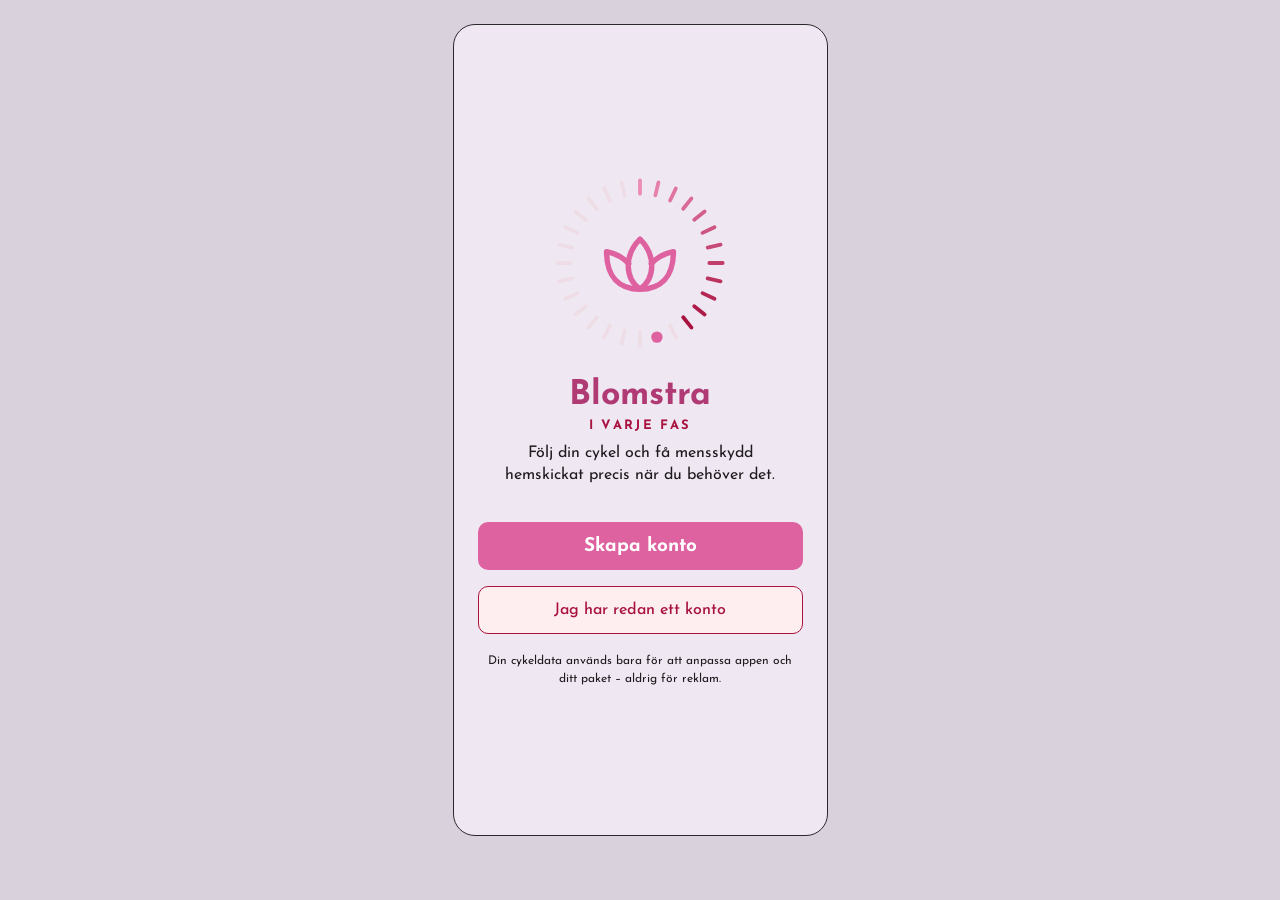
<file: index.html>
<!doctype html>
<html lang="sv">
<head>
  <meta charset="utf-8">
  <meta name="viewport" content="width=device-width, initial-scale=1, viewport-fit=cover">
  <title>Blomstra – Översikt</title>
  <link rel="stylesheet" href="styles.css?v=20261119c">
  <link rel="manifest" href="manifest.webmanifest">
  <link rel="icon" type="image/svg+xml" href="ikoner/ikon.svg">
  <link rel="apple-touch-icon" href="ikoner/ikon-180.png">
  <meta name="theme-color" content="#efe8f3">
  <meta name="mobile-web-app-capable" content="yes">
  <meta name="apple-mobile-web-app-capable" content="yes">
  <meta name="apple-mobile-web-app-title" content="Blomstra">
  <meta name="apple-mobile-web-app-status-bar-style" content="default">
  <script src="auth.js"></script>
</head>
<body>
  <div class="phone">
    <main class="screen">
      <a class="kronblad-badge" href="kronblad.html" aria-label="Kronblad – dina poäng">
        <svg class="lotus" viewBox="0 0 40 32" fill="none" stroke="currentColor" stroke-width="2.6" stroke-linecap="round" stroke-linejoin="round" aria-hidden="true"><path d="M20 28C12.5 22.5 12.5 11.5 20 4c7.5 7.5 7.5 18.5 0 24z"/><path d="M20 28C10 28 4 22 4 10c4.5 1 8 2.8 10.6 5.8"/><path d="M20 28c10 0 16-6 16-18-4.5 1-8 2.8-10.6 5.8"/></svg>
        <span>Kronblad</span>
      </a>
      <h1 class="h1"><span data-user-name>Hej!</span>
        <svg viewBox="0 0 24 24" fill="none" stroke="currentColor" stroke-width="2" aria-hidden="true"><path d="M12 20.5s-7.5-4.6-9.3-9.2C1.4 8 3.4 4.5 7 4.5c2.1 0 3.6 1.2 5 3 1.4-1.8 2.9-3 5-3 3.6 0 5.6 3.5 4.3 6.8-1.8 4.6-9.3 9.2-9.3 9.2z"/></svg>
      </h1>
      <p class="date" data-today>Måndag 9 november</p>

      <button type="button" class="phase" data-phase-open aria-haspopup="dialog" aria-controls="phase-sheet">
        Du är nu i <span data-phase>follikulärfasen</span>
        <svg viewBox="0 0 20 20" fill="none" stroke="currentColor" stroke-width="1.8" aria-hidden="true"><circle cx="10" cy="10" r="8.2"/><path d="M10 9v5"/><circle cx="10" cy="6.2" r=".6" fill="currentColor"/></svg>
      </button>

      <section class="card cycle" aria-label="Din cykel">
        <div class="ring">
          <svg data-ring viewBox="0 0 200 200" tabindex="0" role="slider" aria-label="Cykeldagar" aria-valuemin="1" aria-valuemax="28" aria-valuenow="12"></svg>
          <div class="ring-text" aria-hidden="true">
            <strong data-cycle-day>Dag 12</strong>
            <small data-cycle-length>av ca 28</small>
            <small class="ring-phase" data-ring-phase hidden></small>
          </div>
        </div>
        <p data-period-line>Mens om ca <span data-days-to-period>17 dagar</span></p>
        <p class="ovu-note" data-ovu-line><span class="dot" aria-hidden="true"></span><span data-ovulation-text>Ägglossning om ca 2 dagar (11 nov)</span></p>
        <p class="hint" data-hormonal-note hidden>Med hormonellt preventivmedel kan ägglossningen utebli.</p>
        <p class="hint" data-no-logs hidden>Du har inte loggat någon mens än. Logga när din mens börjar, eller tidigare mensar i kalendern, så räknar appen fram din cykel.</p>
      </section>

      <button type="button" class="btn btn-primary" data-period-end hidden>Mensen är slut</button>
      <a class="btn btn-primary" href="logga.html?typ=mens" data-period-came>Mensen kom idag</a>
      <a class="btn btn-outline" href="logga.html?typ=dag">Logga</a>

      <section class="card delivery" aria-label="Leverans">
        <p class="eyebrow">LEVERANS</p>
        <h2 data-delivery-title>Vi frågar dig inför nästa mens</h2>
        <p class="meta" data-delivery-meta>Ungefär <span data-ask-date>23 nov</span> · Inget skickas utan ditt ja</p>
        <div class="delivery-actions">
          <button type="button" class="btn btn-primary small-btn" data-resume hidden>Återuppta leveranser</button>
          <a class="link" href="paket.html">Ändra paket</a>
        </div>
      </section>
    </main>

    <div class="sheet" id="phase-sheet" role="dialog" aria-modal="true" aria-labelledby="sheet-title" hidden>
      <div class="sheet-backdrop" data-sheet-close></div>
      <div class="sheet-inner" tabindex="-1">
        <div class="sheet-handle" aria-hidden="true"></div>
        <button type="button" class="sheet-close" data-sheet-close aria-label="Stäng">
          <svg viewBox="0 0 14 14" fill="none" stroke="currentColor" stroke-width="1.8" aria-hidden="true"><path d="M2 2l10 10M12 2L2 12"/></svg>
        </button>
        <p class="sheet-range" data-sheet-range>Dag 6–12</p>
        <h2 class="sheet-title" id="sheet-title" data-sheet-title>Follikulärfasen</h2>
        <p class="sheet-lead" data-sheet-lead></p>
        <div data-sheet-body></div>
        <a class="btn btn-primary" href="faser.html" data-sheet-more>Läs mer om cykelns faser</a>
        <p class="fineprint">Alla cykler är olika – dagarna är uppskattningar utifrån din cykel.</p>
      </div>
    </div>

    <nav class="tabbar" aria-label="Huvudmeny">
      <a class="tab" href="index.html" aria-current="page">
        <svg viewBox="0 0 28 28" fill="none" stroke="currentColor" stroke-width="2" aria-hidden="true"><circle cx="14" cy="8" r="4"/><circle cx="7.5" cy="19" r="4"/><circle cx="20.5" cy="19" r="4"/></svg>
        <span>Översikt</span>
      </a>
      <a class="tab" href="kalender.html">
        <svg viewBox="0 0 28 28" fill="none" stroke="currentColor" stroke-width="2" aria-hidden="true"><rect x="4" y="5.5" width="20" height="18" rx="2.5"/><path d="M4 11h20M9.5 3v5M18.5 3v5"/><g fill="currentColor" stroke="none"><circle cx="9.5" cy="15" r="1.2"/><circle cx="14" cy="15" r="1.2"/><circle cx="18.5" cy="15" r="1.2"/><circle cx="9.5" cy="19.3" r="1.2"/><circle cx="14" cy="19.3" r="1.2"/><circle cx="18.5" cy="19.3" r="1.2"/></g></svg>
        <span>Kalender</span>
      </a>
      <a class="tab" href="leverans.html">
        <svg viewBox="0 0 28 28" fill="none" stroke="currentColor" stroke-width="2" stroke-linejoin="round" aria-hidden="true"><path d="M8 7h11v12H8M19 11h4l3 4v4h-7"/><circle cx="11" cy="20.5" r="2.2"/><circle cx="22" cy="20.5" r="2.2"/><path d="M2 10h6M3 14h5M4 18h3"/></svg>
        <span>Leverans</span>
      </a>
      <a class="tab" href="profil.html">
        <svg viewBox="0 0 28 28" fill="none" stroke="currentColor" stroke-width="2" aria-hidden="true"><circle cx="14" cy="14" r="11"/><circle cx="14" cy="11.5" r="4"/><path d="M6.8 22.2c1.6-3 4.2-4.4 7.2-4.4s5.6 1.4 7.2 4.4"/></svg>
        <span>Profil</span>
      </a>
    </nav>
  </div>
  <script src="app.js?v=20261119c"></script>
</body>
</html>
</file>
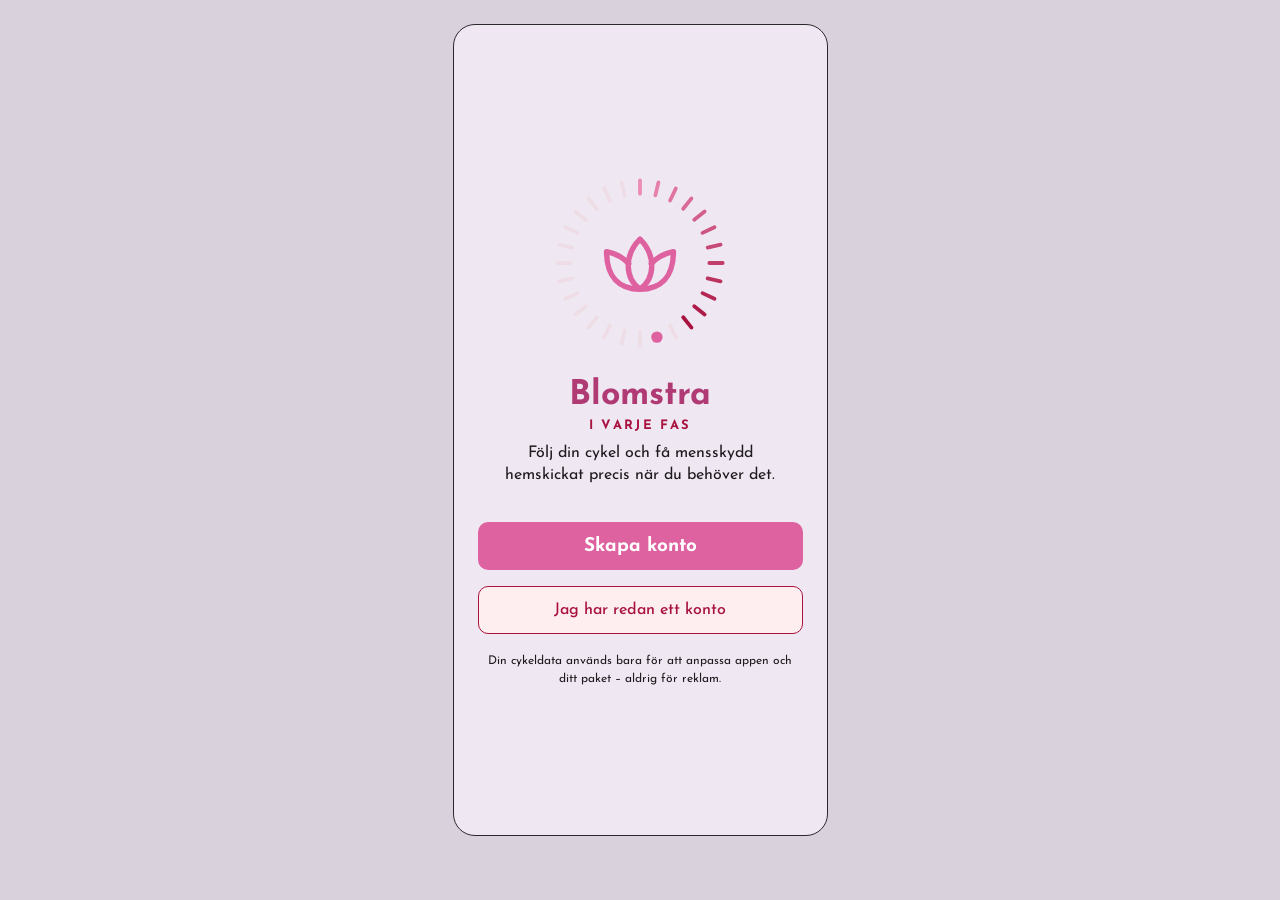
<file: faser.html>
<!doctype html>
<html lang="sv">
<head>
  <meta charset="utf-8">
  <meta name="viewport" content="width=device-width, initial-scale=1, viewport-fit=cover">
  <title>Blomstra – Cykelns faser</title>
  <link rel="stylesheet" href="styles.css?v=20261119c">
  <link rel="manifest" href="manifest.webmanifest">
  <link rel="icon" type="image/svg+xml" href="ikoner/ikon.svg">
  <link rel="apple-touch-icon" href="ikoner/ikon-180.png">
  <meta name="theme-color" content="#efe8f3">
  <meta name="mobile-web-app-capable" content="yes">
  <meta name="apple-mobile-web-app-capable" content="yes">
  <meta name="apple-mobile-web-app-title" content="Blomstra">
  <meta name="apple-mobile-web-app-status-bar-style" content="default">
  <script src="auth.js"></script>
</head>
<body>
  <div class="phone">
    <main class="screen">
      <a class="kronblad-badge" href="kronblad.html" aria-label="Kronblad – dina poäng">
        <svg class="lotus" viewBox="0 0 40 32" fill="none" stroke="currentColor" stroke-width="2.6" stroke-linecap="round" stroke-linejoin="round" aria-hidden="true"><path d="M20 28C12.5 22.5 12.5 11.5 20 4c7.5 7.5 7.5 18.5 0 24z"/><path d="M20 28C10 28 4 22 4 10c4.5 1 8 2.8 10.6 5.8"/><path d="M20 28c10 0 16-6 16-18-4.5 1-8 2.8-10.6 5.8"/></svg>
        <span>Kronblad</span>
      </a>
      <a class="back" href="index.html">← Tillbaka</a>
      <h1 class="h1">Cykelns faser</h1>
      <p class="lead">Din cykel är ca <span data-phase-cycle>28 dagar</span> och delas in i fyra faser. Hormonerna förändras genom cykeln och påverkar både kropp och humör.</p>

      <div class="phase-list" data-phase-list></div>

      <p class="fineprint">Alla cykler är olika och dagarna är uppskattningar. Kontakta vården om du har mycket ont, väldigt oregelbunden mens eller är orolig.</p>
    </main>

    <nav class="tabbar" aria-label="Huvudmeny">
      <a class="tab" href="index.html">
        <svg viewBox="0 0 28 28" fill="none" stroke="currentColor" stroke-width="2" aria-hidden="true"><circle cx="14" cy="8" r="4"/><circle cx="7.5" cy="19" r="4"/><circle cx="20.5" cy="19" r="4"/></svg>
        <span>Översikt</span>
      </a>
      <a class="tab" href="kalender.html">
        <svg viewBox="0 0 28 28" fill="none" stroke="currentColor" stroke-width="2" aria-hidden="true"><rect x="4" y="5.5" width="20" height="18" rx="2.5"/><path d="M4 11h20M9.5 3v5M18.5 3v5"/><g fill="currentColor" stroke="none"><circle cx="9.5" cy="15" r="1.2"/><circle cx="14" cy="15" r="1.2"/><circle cx="18.5" cy="15" r="1.2"/><circle cx="9.5" cy="19.3" r="1.2"/><circle cx="14" cy="19.3" r="1.2"/><circle cx="18.5" cy="19.3" r="1.2"/></g></svg>
        <span>Kalender</span>
      </a>
      <a class="tab" href="leverans.html">
        <svg viewBox="0 0 28 28" fill="none" stroke="currentColor" stroke-width="2" stroke-linejoin="round" aria-hidden="true"><path d="M8 7h11v12H8M19 11h4l3 4v4h-7"/><circle cx="11" cy="20.5" r="2.2"/><circle cx="22" cy="20.5" r="2.2"/><path d="M2 10h6M3 14h5M4 18h3"/></svg>
        <span>Leverans</span>
      </a>
      <a class="tab" href="profil.html">
        <svg viewBox="0 0 28 28" fill="none" stroke="currentColor" stroke-width="2" aria-hidden="true"><circle cx="14" cy="14" r="11"/><circle cx="14" cy="11.5" r="4"/><path d="M6.8 22.2c1.6-3 4.2-4.4 7.2-4.4s5.6 1.4 7.2 4.4"/></svg>
        <span>Profil</span>
      </a>
    </nav>
  </div>
  <script src="app.js?v=20261119c"></script>
</body>
</html>
</file>
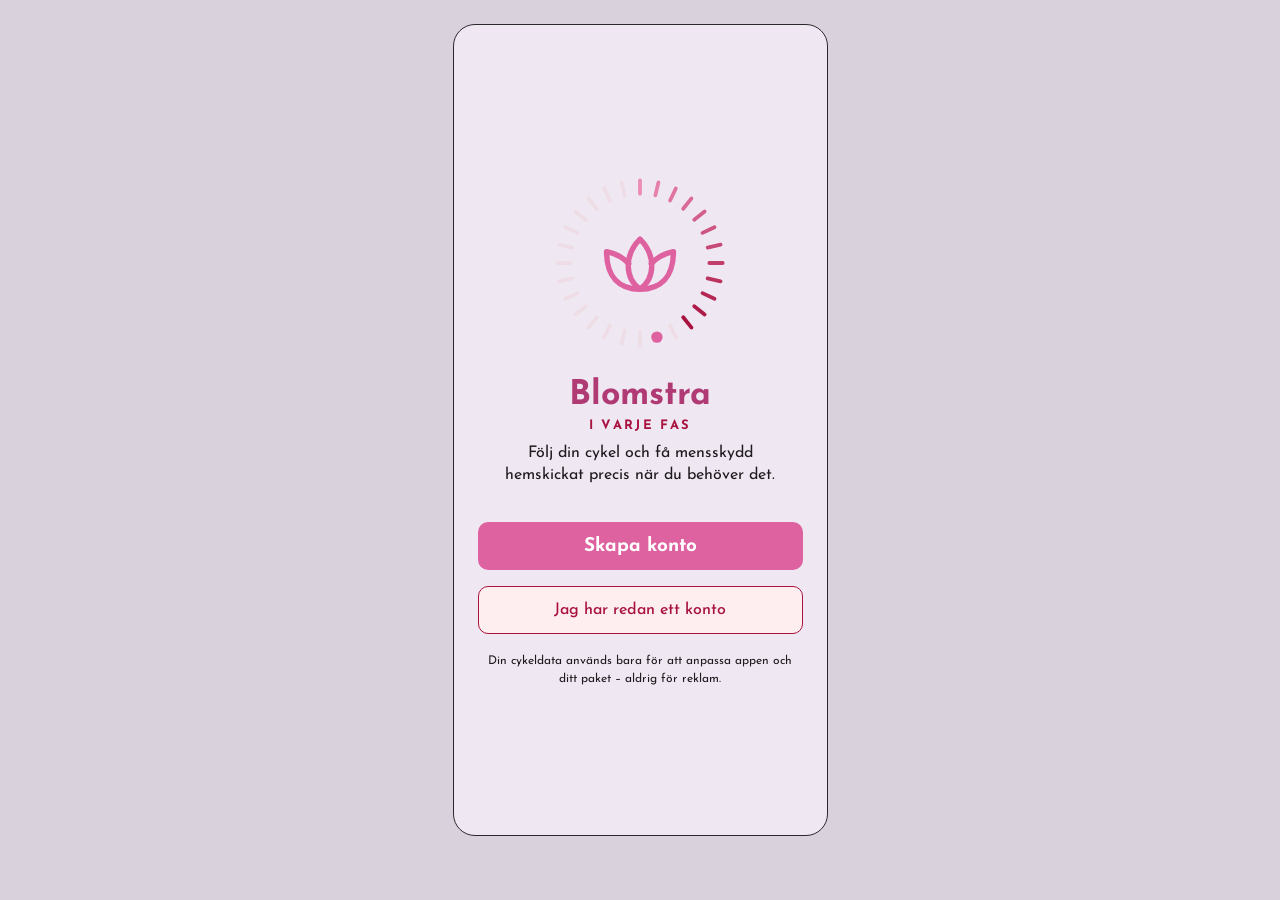
<file: historik.html>
<!doctype html>
<html lang="sv">
<head>
  <meta charset="utf-8">
  <meta name="viewport" content="width=device-width, initial-scale=1, viewport-fit=cover">
  <title>Blomstra – Menshistorik</title>
  <link rel="stylesheet" href="styles.css?v=20261119c">
  <link rel="manifest" href="manifest.webmanifest">
  <link rel="icon" type="image/svg+xml" href="ikoner/ikon.svg">
  <link rel="apple-touch-icon" href="ikoner/ikon-180.png">
  <meta name="theme-color" content="#efe8f3">
  <meta name="mobile-web-app-capable" content="yes">
  <meta name="apple-mobile-web-app-capable" content="yes">
  <meta name="apple-mobile-web-app-title" content="Blomstra">
  <meta name="apple-mobile-web-app-status-bar-style" content="default">
  <script src="auth.js"></script>
</head>
<body>
  <div class="phone">
    <main class="screen">
      <a class="kronblad-badge" href="kronblad.html" aria-label="Kronblad – dina poäng">
        <svg class="lotus" viewBox="0 0 40 32" fill="none" stroke="currentColor" stroke-width="2.6" stroke-linecap="round" stroke-linejoin="round" aria-hidden="true"><path d="M20 28C12.5 22.5 12.5 11.5 20 4c7.5 7.5 7.5 18.5 0 24z"/><path d="M20 28C10 28 4 22 4 10c4.5 1 8 2.8 10.6 5.8"/><path d="M20 28c10 0 16-6 16-18-4.5 1-8 2.8-10.6 5.8"/></svg>
        <span>Kronblad</span>
      </a>
      <a class="back" href="kalender.html">← Kalender</a>
      <h1 class="h1">Menshistorik</h1>
      <p class="lead small" style="font-size:15px;margin-top:6px">Allt du loggat, nyast först.</p>

      <div class="stats history-stats">
        <div class="card stat"><small>Mensen varar</small><strong data-hist-period>–</strong><small data-hist-period-avg></small></div>
        <div class="card stat"><small>Cykellängd</small><strong data-hist-cycle>–</strong><small data-hist-cycle-avg></small></div>
      </div>

      <div class="history-legend" aria-hidden="true">
        <span><i class="hl-period"></i>Mensdagar</span>
        <span><i class="hl-est"></i>Uppskattat</span>
        <span><i class="hl-cycle"></i>Resten av cykeln</span>
      </div>

      <div class="period-list" data-full-history></div>

      <a class="btn btn-outline history-log" href="logga.html?typ=mens">Logga mens</a>
    </main>

    <nav class="tabbar" aria-label="Huvudmeny">
      <a class="tab" href="index.html">
        <svg viewBox="0 0 28 28" fill="none" stroke="currentColor" stroke-width="2" aria-hidden="true"><circle cx="14" cy="8" r="4"/><circle cx="7.5" cy="19" r="4"/><circle cx="20.5" cy="19" r="4"/></svg>
        <span>Översikt</span>
      </a>
      <a class="tab" href="kalender.html" aria-current="page">
        <svg viewBox="0 0 28 28" fill="none" stroke="currentColor" stroke-width="2" aria-hidden="true"><rect x="4" y="5.5" width="20" height="18" rx="2.5"/><path d="M4 11h20M9.5 3v5M18.5 3v5"/><g fill="currentColor" stroke="none"><circle cx="9.5" cy="15" r="1.2"/><circle cx="14" cy="15" r="1.2"/><circle cx="18.5" cy="15" r="1.2"/><circle cx="9.5" cy="19.3" r="1.2"/><circle cx="14" cy="19.3" r="1.2"/><circle cx="18.5" cy="19.3" r="1.2"/></g></svg>
        <span>Kalender</span>
      </a>
      <a class="tab" href="leverans.html">
        <svg viewBox="0 0 28 28" fill="none" stroke="currentColor" stroke-width="2" stroke-linejoin="round" aria-hidden="true"><path d="M8 7h11v12H8M19 11h4l3 4v4h-7"/><circle cx="11" cy="20.5" r="2.2"/><circle cx="22" cy="20.5" r="2.2"/><path d="M2 10h6M3 14h5M4 18h3"/></svg>
        <span>Leverans</span>
      </a>
      <a class="tab" href="profil.html">
        <svg viewBox="0 0 28 28" fill="none" stroke="currentColor" stroke-width="2" aria-hidden="true"><circle cx="14" cy="14" r="11"/><circle cx="14" cy="11.5" r="4"/><path d="M6.8 22.2c1.6-3 4.2-4.4 7.2-4.4s5.6 1.4 7.2 4.4"/></svg>
        <span>Profil</span>
      </a>
    </nav>
  </div>
  <script src="app.js?v=20261119c"></script>
</body>
</html>
</file>
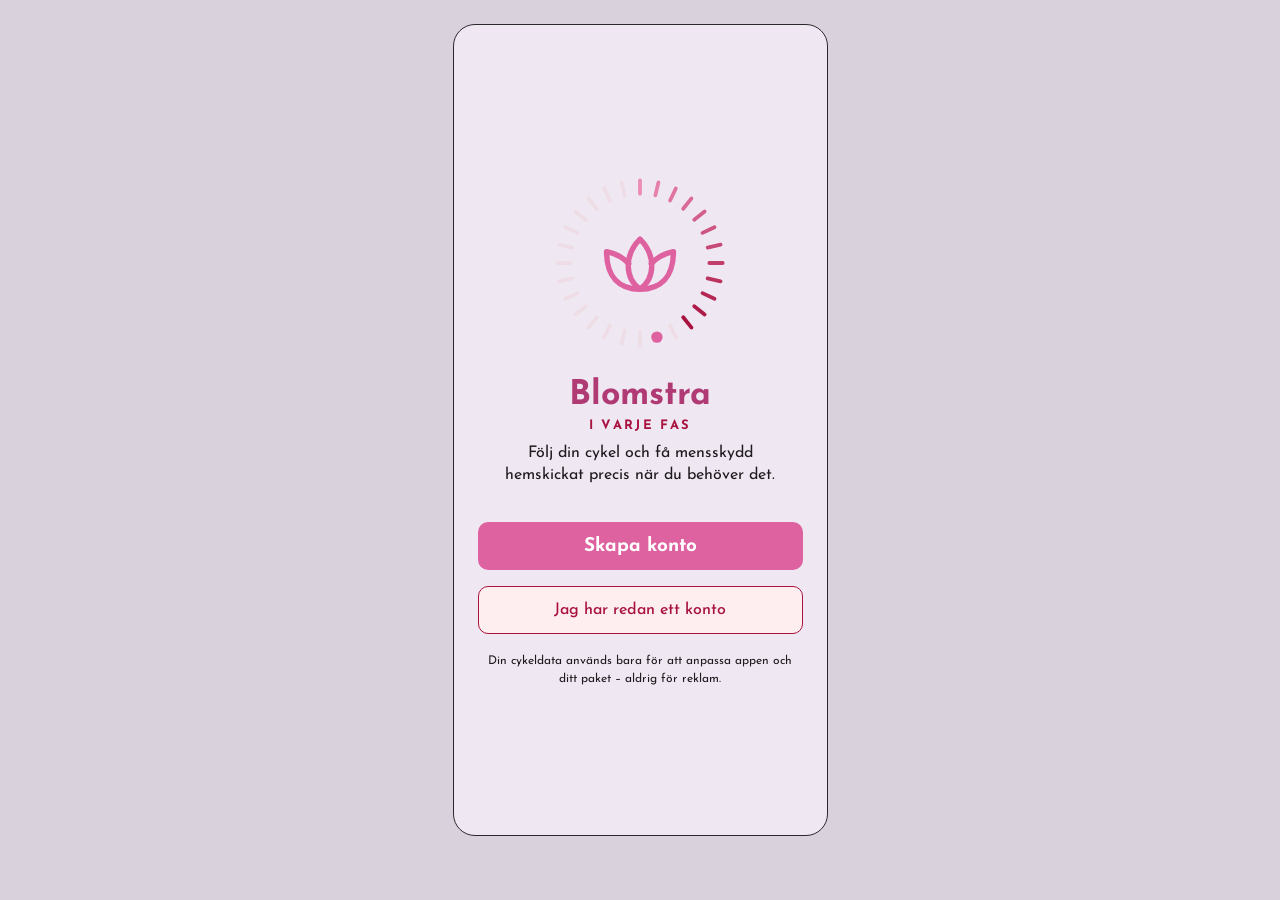
<file: kalender.html>
<!doctype html>
<html lang="sv">
<head>
  <meta charset="utf-8">
  <meta name="viewport" content="width=device-width, initial-scale=1, viewport-fit=cover">
  <title>Blomstra – Kalender</title>
  <link rel="stylesheet" href="styles.css?v=20261119c">
  <link rel="manifest" href="manifest.webmanifest">
  <link rel="icon" type="image/svg+xml" href="ikoner/ikon.svg">
  <link rel="apple-touch-icon" href="ikoner/ikon-180.png">
  <meta name="theme-color" content="#efe8f3">
  <meta name="mobile-web-app-capable" content="yes">
  <meta name="apple-mobile-web-app-capable" content="yes">
  <meta name="apple-mobile-web-app-title" content="Blomstra">
  <meta name="apple-mobile-web-app-status-bar-style" content="default">
  <script src="auth.js"></script>
</head>
<body>
  <div class="phone">
    <main class="screen">
      <a class="kronblad-badge" href="kronblad.html" aria-label="Kronblad – dina poäng">
        <svg class="lotus" viewBox="0 0 40 32" fill="none" stroke="currentColor" stroke-width="2.6" stroke-linecap="round" stroke-linejoin="round" aria-hidden="true"><path d="M20 28C12.5 22.5 12.5 11.5 20 4c7.5 7.5 7.5 18.5 0 24z"/><path d="M20 28C10 28 4 22 4 10c4.5 1 8 2.8 10.6 5.8"/><path d="M20 28c10 0 16-6 16-18-4.5 1-8 2.8-10.6 5.8"/></svg>
        <span>Kronblad</span>
      </a>
      <h1 class="h1">Kalender</h1>
      <div class="cal-tools">
        <p class="cal-hint" data-cal-hint aria-live="polite">Tryck på en dag för att logga.</p>
        <button type="button" class="pill-link" data-multi-toggle aria-pressed="false">Välj flera dagar</button>
      </div>

      <div class="month-nav">
        <button type="button" data-month="-1" aria-label="Föregående månad">
          <svg viewBox="0 0 14 14" fill="none" stroke="currentColor" stroke-width="2" stroke-linecap="round" stroke-linejoin="round" aria-hidden="true"><path d="M9 2L4 7l5 5"/></svg>
        </button>
        <h2 data-month-title aria-live="polite">november 2026</h2>
        <button type="button" data-month="1" aria-label="Nästa månad">
          <svg viewBox="0 0 14 14" fill="none" stroke="currentColor" stroke-width="2" stroke-linecap="round" stroke-linejoin="round" aria-hidden="true"><path d="M5 2l5 5-5 5"/></svg>
        </button>
      </div>

      <section class="card cal" aria-label="Månadskalender">
        <div class="cal-head" aria-hidden="true">
          <span>MÅ</span><span>TI</span><span>ON</span><span>TO</span><span>FR</span><span>LÖ</span><span>SÖ</span>
        </div>
        <div class="cal-grid" data-cal-grid></div>
      </section>

      <div class="legend">
        <span><i class="l-period"></i>Mens</span>
        <span><i class="l-pred"></i>Beräknad / ej loggad mens</span>
        <span><i class="l-ovu"></i>Ägglossning</span>
        <span><i class="l-today"></i>Idag</span>
        <span><i class="l-sym"></i>Symtom</span>
        <span><i class="l-sex"></i>Sex</span>
      </div>

      <div class="stats">
        <div class="card stat"><small>Snittcykel</small><strong data-cycle-length-value>28 dagar</strong></div>
        <div class="card stat"><small>Mensen varar</small><strong>ca <span data-period-length-value>5 dagar</span></strong></div>
      </div>

      <div class="label-row">
        <p class="label wine">Senast loggat</p>
        <a class="pill-link" href="historik.html">Visa all historik
          <svg viewBox="0 0 14 14" fill="none" stroke="currentColor" stroke-width="2" stroke-linecap="round" stroke-linejoin="round" aria-hidden="true"><path d="M5 2l5 5-5 5"/></svg>
        </a>
      </div>
      <ul class="list history" data-history>
        <li><b>29 okt · Mensen började</b><span>Medel · Mensvärk, Trötthet</span></li>
        <li><b>1 okt · Mensen började</b><span>Riklig · Mensvärk, Huvudvärk</span></li>
        <li><b>3 sep · Mensen började</b><span>Medel · Humör</span></li>
      </ul>
    </main>

    <!-- Flera dagar: åtgärdsrad -->
    <div class="multi-bar" data-multi-bar role="region" aria-label="Valda dagar" hidden>
      <div class="multi-top">
        <strong data-multi-count aria-live="polite">Inga dagar valda</strong>
        <button type="button" class="link wine" data-multi-cancel>Avbryt</button>
      </div>
      <div class="chips" data-single role="group" aria-label="Blödning (valfritt)" data-multi-flow>
        <button type="button" class="chip" aria-pressed="false">Lätt</button>
            <button type="button" class="chip" aria-pressed="false">Medel</button>
            <button type="button" class="chip" aria-pressed="false">Riklig</button>
      </div>
      <div class="multi-actions">
        <button type="button" class="btn btn-primary" data-multi-save disabled>Logga som mens</button>
        <button type="button" class="btn btn-outline" data-multi-remove hidden>Ta bort mens</button>
      </div>
    </div>

    <!-- En dag: snabbloggning -->
    <div class="sheet" id="day-sheet" role="dialog" aria-modal="true" aria-labelledby="day-title" hidden>
      <div class="sheet-backdrop" data-sheet-close></div>
      <div class="sheet-inner" tabindex="-1">
        <div class="sheet-handle" aria-hidden="true"></div>
        <button type="button" class="sheet-close" data-sheet-close aria-label="Stäng">
          <svg viewBox="0 0 14 14" fill="none" stroke="currentColor" stroke-width="1.8" aria-hidden="true"><path d="M2 2l10 10M12 2L2 12"/></svg>
        </button>
        <p class="sheet-range" data-day-sub>Cykeldag 5</p>
        <h2 class="sheet-title" id="day-title" data-day-title>Tisdag 3 november</h2>

        <div class="switch-row day-switch">
          <label for="day-mens">Mens den här dagen</label>
          <span class="switch"><input id="day-mens" type="checkbox" role="switch" data-day-mens><span></span></span>
        </div>

        <div data-day-flow-section>
          <p class="label">Blödning</p>
          <div class="chips" data-single role="group" aria-label="Blödning" data-day-flow>
            <button type="button" class="chip" aria-pressed="false">Lätt</button>
            <button type="button" class="chip" aria-pressed="false">Medel</button>
            <button type="button" class="chip" aria-pressed="false">Riklig</button>
          </div>
        </div>

        <p class="label">Symtom</p>
        <div class="chips" role="group" aria-label="Symtom" data-day-symptoms></div>

        <div class="switch-row day-switch">
          <label for="day-sex">Sex den här dagen</label>
          <span class="switch"><input id="day-sex" type="checkbox" role="switch" data-day-sex><span></span></span>
        </div>
        <div data-day-protection-section hidden>
          <p class="label">Skydd</p>
          <div class="chips" data-single role="group" aria-label="Skydd" data-day-protection>
            <button type="button" class="chip" aria-pressed="false">Med skydd</button>
            <button type="button" class="chip" aria-pressed="false">Utan skydd</button>
          </div>
        </div>

        <button type="button" class="btn btn-primary" data-day-save>Spara</button>
        <a class="link wine day-more" href="logga.html" data-day-more>Lägg till anteckning eller eget symtom</a>
      </div>
    </div>

    <nav class="tabbar" aria-label="Huvudmeny">
      <a class="tab" href="index.html">
        <svg viewBox="0 0 28 28" fill="none" stroke="currentColor" stroke-width="2" aria-hidden="true"><circle cx="14" cy="8" r="4"/><circle cx="7.5" cy="19" r="4"/><circle cx="20.5" cy="19" r="4"/></svg>
        <span>Översikt</span>
      </a>
      <a class="tab" href="kalender.html" aria-current="page">
        <svg viewBox="0 0 28 28" fill="none" stroke="currentColor" stroke-width="2" aria-hidden="true"><rect x="4" y="5.5" width="20" height="18" rx="2.5"/><path d="M4 11h20M9.5 3v5M18.5 3v5"/><g fill="currentColor" stroke="none"><circle cx="9.5" cy="15" r="1.2"/><circle cx="14" cy="15" r="1.2"/><circle cx="18.5" cy="15" r="1.2"/><circle cx="9.5" cy="19.3" r="1.2"/><circle cx="14" cy="19.3" r="1.2"/><circle cx="18.5" cy="19.3" r="1.2"/></g></svg>
        <span>Kalender</span>
      </a>
      <a class="tab" href="leverans.html">
        <svg viewBox="0 0 28 28" fill="none" stroke="currentColor" stroke-width="2" stroke-linejoin="round" aria-hidden="true"><path d="M8 7h11v12H8M19 11h4l3 4v4h-7"/><circle cx="11" cy="20.5" r="2.2"/><circle cx="22" cy="20.5" r="2.2"/><path d="M2 10h6M3 14h5M4 18h3"/></svg>
        <span>Leverans</span>
      </a>
      <a class="tab" href="profil.html">
        <svg viewBox="0 0 28 28" fill="none" stroke="currentColor" stroke-width="2" aria-hidden="true"><circle cx="14" cy="14" r="11"/><circle cx="14" cy="11.5" r="4"/><path d="M6.8 22.2c1.6-3 4.2-4.4 7.2-4.4s5.6 1.4 7.2 4.4"/></svg>
        <span>Profil</span>
      </a>
    </nav>
  </div>
  <script src="app.js?v=20261119c"></script>
</body>
</html>
</file>
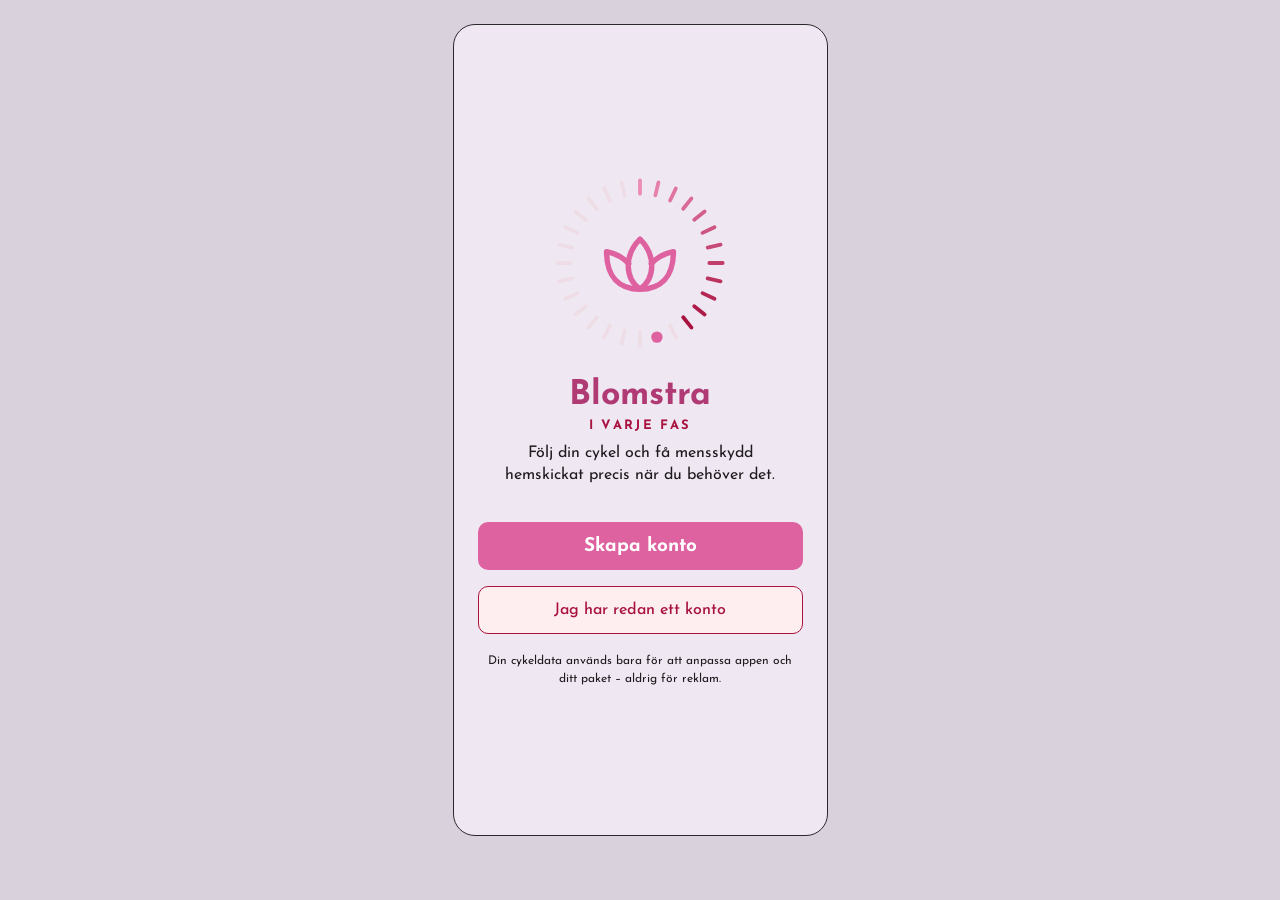
<file: kronblad.html>
<!doctype html>
<html lang="sv">
<head>
  <meta charset="utf-8">
  <meta name="viewport" content="width=device-width, initial-scale=1, viewport-fit=cover">
  <title>Blomstra – Kronblad</title>
  <link rel="stylesheet" href="styles.css?v=20261119c">
  <link rel="manifest" href="manifest.webmanifest">
  <link rel="icon" type="image/svg+xml" href="ikoner/ikon.svg">
  <link rel="apple-touch-icon" href="ikoner/ikon-180.png">
  <meta name="theme-color" content="#efe8f3">
  <meta name="mobile-web-app-capable" content="yes">
  <meta name="apple-mobile-web-app-capable" content="yes">
  <meta name="apple-mobile-web-app-title" content="Blomstra">
  <meta name="apple-mobile-web-app-status-bar-style" content="default">
  <script src="auth.js"></script>
</head>
<body>
  <div class="phone">
    <main class="screen kronblad-page">
      <a class="kronblad-badge" href="kronblad.html" aria-current="page" aria-label="Kronblad – dina poäng">
        <svg class="lotus" viewBox="0 0 40 32" fill="none" stroke="currentColor" stroke-width="2.6" stroke-linecap="round" stroke-linejoin="round" aria-hidden="true"><path d="M20 28C12.5 22.5 12.5 11.5 20 4c7.5 7.5 7.5 18.5 0 24z"/><path d="M20 28C10 28 4 22 4 10c4.5 1 8 2.8 10.6 5.8"/><path d="M20 28c10 0 16-6 16-18-4.5 1-8 2.8-10.6 5.8"/></svg>
        <span>Kronblad</span>
      </a>
      <a class="back" href="index.html">← Tillbaka</a>
      <h1 class="h1">Kronblad</h1>
      <p class="lead">Samla 10 kronblad och välj en belöning.</p>

      <section class="card kronblad-card" aria-labelledby="kb-status">
        <svg class="flower" data-flower viewBox="0 0 200 200" role="img" aria-label="0 av 10 kronblad"></svg>
        <p class="kb-status" id="kb-status" data-kb-status>0 av 10 kronblad</p>
        <p class="kb-sub" data-kb-sub>10 kronblad kvar till en belöning</p>
        <p class="kb-saved" data-kb-saved hidden></p>
        <p class="kb-welcome" data-kb-welcome hidden>Välkommen till Blomstra! Här är 2 kronblad i välkomstgåva.</p>
      </section>

      <div class="kb-how">
        <h2 class="label wine">Så får du kronblad</h2>
        <ul class="kb-rules">
          <li><b>+2</b> i välkomstgåva när du skapar konto</li>
          <li><b>+1</b> för varje leverans du skickar via appen</li>
          <li><b>+1</b> när du svarar på om paketet räckte</li>
        </ul>
        <p>När blomman är full väljer du en belöning nedan – sedan börjar en ny blomma.</p>
      </div>

      <h2 class="label wine">Belöningar <span class="reward-count" data-reward-count></span></h2>
      <ul class="reward-list" data-reward-list></ul>

      <div data-my-rewards-wrap hidden>
        <h2 class="label wine">Dina belöningar</h2>
        <ul class="list my-rewards" data-my-rewards></ul>
      </div>
    </main>

    <div class="sheet" id="reward-sheet" role="dialog" aria-modal="true" aria-labelledby="reward-title" hidden>
      <div class="sheet-backdrop" data-sheet-close></div>
      <div class="sheet-inner" tabindex="-1">
        <div class="sheet-handle" aria-hidden="true"></div>
        <button type="button" class="sheet-close" data-sheet-close aria-label="Stäng">
          <svg viewBox="0 0 14 14" fill="none" stroke="currentColor" stroke-width="1.8" aria-hidden="true"><path d="M2 2l10 10M12 2L2 12"/></svg>
        </button>
        <div data-reward-step="ask">
          <h2 class="sheet-title" id="reward-title" tabindex="-1">Vill du välja <span data-reward-name></span>?</h2>
          <p class="sheet-lead" data-reward-desc></p>
          <p class="sheet-lead">Det kostar 10 kronblad, och sedan börjar du på en ny blomma.</p>
          <button type="button" class="btn btn-primary" data-reward-yes>Ja, välj belöningen</button>
          <button type="button" class="btn btn-outline" data-sheet-close>Nej</button>
        </div>
        <div class="order-done" data-reward-step="done" hidden>
          <div class="done-icon" aria-hidden="true">
            <svg viewBox="0 0 48 48" fill="none" stroke="#fff" stroke-width="4" stroke-linecap="round" stroke-linejoin="round"><path d="M14 25l7 7 13-15"/></svg>
          </div>
          <h2 class="sheet-title" tabindex="-1">Belöningen är din!</h2>
          <p class="sheet-lead" role="status" data-reward-done></p>
          <button type="button" class="btn btn-primary" data-sheet-close>Klar</button>
        </div>
      </div>
    </div>

    <nav class="tabbar" aria-label="Huvudmeny">
      <a class="tab" href="index.html">
        <svg viewBox="0 0 28 28" fill="none" stroke="currentColor" stroke-width="2" aria-hidden="true"><circle cx="14" cy="8" r="4"/><circle cx="7.5" cy="19" r="4"/><circle cx="20.5" cy="19" r="4"/></svg>
        <span>Översikt</span>
      </a>
      <a class="tab" href="kalender.html">
        <svg viewBox="0 0 28 28" fill="none" stroke="currentColor" stroke-width="2" aria-hidden="true"><rect x="4" y="5.5" width="20" height="18" rx="2.5"/><path d="M4 11h20M9.5 3v5M18.5 3v5"/><g fill="currentColor" stroke="none"><circle cx="9.5" cy="15" r="1.2"/><circle cx="14" cy="15" r="1.2"/><circle cx="18.5" cy="15" r="1.2"/><circle cx="9.5" cy="19.3" r="1.2"/><circle cx="14" cy="19.3" r="1.2"/><circle cx="18.5" cy="19.3" r="1.2"/></g></svg>
        <span>Kalender</span>
      </a>
      <a class="tab" href="leverans.html">
        <svg viewBox="0 0 28 28" fill="none" stroke="currentColor" stroke-width="2" stroke-linejoin="round" aria-hidden="true"><path d="M8 7h11v12H8M19 11h4l3 4v4h-7"/><circle cx="11" cy="20.5" r="2.2"/><circle cx="22" cy="20.5" r="2.2"/><path d="M2 10h6M3 14h5M4 18h3"/></svg>
        <span>Leverans</span>
      </a>
      <a class="tab" href="profil.html">
        <svg viewBox="0 0 28 28" fill="none" stroke="currentColor" stroke-width="2" aria-hidden="true"><circle cx="14" cy="14" r="11"/><circle cx="14" cy="11.5" r="4"/><path d="M6.8 22.2c1.6-3 4.2-4.4 7.2-4.4s5.6 1.4 7.2 4.4"/></svg>
        <span>Profil</span>
      </a>
    </nav>
  </div>
  <script src="app.js?v=20261119c"></script>
</body>
</html>
</file>
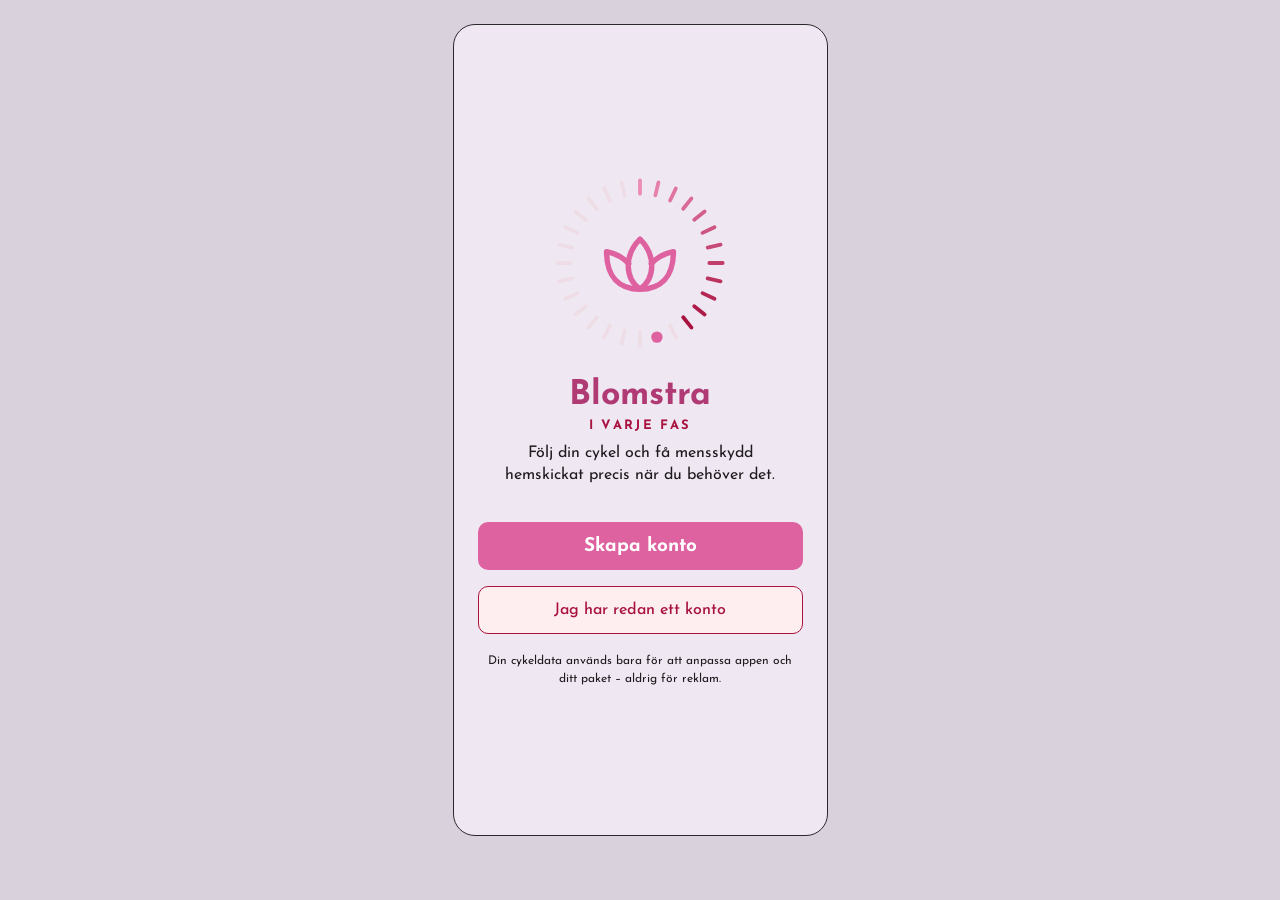
<file: leverans.html>
<!doctype html>
<html lang="sv">
<head>
  <meta charset="utf-8">
  <meta name="viewport" content="width=device-width, initial-scale=1, viewport-fit=cover">
  <title>Blomstra – Mensen närmar sig</title>
  <link rel="stylesheet" href="styles.css?v=20261119c">
  <link rel="manifest" href="manifest.webmanifest">
  <link rel="icon" type="image/svg+xml" href="ikoner/ikon.svg">
  <link rel="apple-touch-icon" href="ikoner/ikon-180.png">
  <meta name="theme-color" content="#efe8f3">
  <meta name="mobile-web-app-capable" content="yes">
  <meta name="apple-mobile-web-app-capable" content="yes">
  <meta name="apple-mobile-web-app-title" content="Blomstra">
  <meta name="apple-mobile-web-app-status-bar-style" content="default">
  <script src="auth.js"></script>
</head>
<body>
  <div class="phone">
    <main class="screen">
      <a class="kronblad-badge" href="kronblad.html" aria-label="Kronblad – dina poäng">
        <svg class="lotus" viewBox="0 0 40 32" fill="none" stroke="currentColor" stroke-width="2.6" stroke-linecap="round" stroke-linejoin="round" aria-hidden="true"><path d="M20 28C12.5 22.5 12.5 11.5 20 4c7.5 7.5 7.5 18.5 0 24z"/><path d="M20 28C10 28 4 22 4 10c4.5 1 8 2.8 10.6 5.8"/><path d="M20 28c10 0 16-6 16-18-4.5 1-8 2.8-10.6 5.8"/></svg>
        <span>Kronblad</span>
      </a>
      <a class="back" href="index.html">
        <svg viewBox="0 0 14 14" fill="none" stroke="currentColor" stroke-width="1.6" aria-hidden="true"><path d="M2 2l10 10M12 2L2 12"/></svg>
        Stäng
      </a>

      <!-- Illustration: menskopp och binda (ersätt gärna med eget foto: <img src="..."> ) -->
      <div class="hero" aria-hidden="true">
        <svg viewBox="0 0 326 104" preserveAspectRatio="xMidYMid slice">
          <path d="M40 -10 h60 v40 c0 26 -12 44 -30 44 s-30 -18 -30 -44z" fill="#fff" fill-opacity=".55"/>
          <path d="M70 74 v24" stroke="#fff" stroke-opacity=".6" stroke-width="5" stroke-linecap="round"/>
          <rect x="150" y="18" width="190" height="96" rx="20" fill="#fff" fill-opacity=".85" transform="rotate(-8 245 66)"/>
          <g fill="#e2679f">
            <circle cx="205" cy="52" r="7"/><circle cx="215" cy="46" r="5"/><circle cx="197" cy="44" r="4"/>
            <circle cx="268" cy="38" r="8"/><circle cx="280" cy="30" r="5"/><circle cx="258" cy="28" r="4"/>
            <circle cx="300" cy="72" r="7"/><circle cx="240" cy="80" r="5"/>
          </g>
          <rect x="236" y="8" width="18" height="14" rx="2" fill="#fff" stroke="#f0bfd3"/>
        </svg>
      </div>

      <h1 class="h1">Mensen närmar sig</h1>
      <p class="lead" data-delivery-lead>Enligt din cykel kommer mensen om ca <span data-days-to-period>17 dagar</span> (<span data-next-period>26 nov</span>). Vill du få ditt paket hemskickat?</p>

      <section class="card package-card" aria-label="Ditt paket">
        <p class="eyebrow">DITT PAKET · SAMMA SOM SIST</p>
        <ul data-package-summary>
          <li>Bindor dag · 1 förp</li>
          <li>Trosskydd · 1 förp</li>
          <li>Toapapper · 1 förp (tillägg)</li>
        </ul>
        <div class="total"><span>Totalt</span><span data-package-total>60 kr</span></div>
        <p class="note"><span data-delivery-note>Leverans 1–2 dagar</span> · Neutral förpackning</p>
      </section>

      <div class="card paused-card" data-paused-card hidden>
        <p><b>Leveranserna är pausade</b> till <span data-paused-until></span>.</p>
        <button type="button" class="btn btn-primary" data-resume>Återuppta leveranser</button>
      </div>

      <button type="button" class="btn btn-primary" data-order-open aria-haspopup="dialog" aria-controls="order-sheet">Ja, skicka paketet</button>
      <a class="btn btn-outline" href="paket.html">Ändra paket</a>

      <div class="split-links">
        <a class="link" href="index.html" data-delivery="skipped">Hoppa över denna gång</a>
        <a class="link" href="index.html" data-delivery="paused" data-pause-link>Pausa 3 mån</a>
      </div>
    </main>

    <div class="sheet" id="order-sheet" role="dialog" aria-modal="true" aria-label="Skicka paketet" hidden>
      <div class="sheet-backdrop" data-sheet-close></div>
      <div class="sheet-inner" tabindex="-1">
        <div class="sheet-handle" aria-hidden="true"></div>
        <button type="button" class="sheet-close" data-sheet-close aria-label="Stäng">
          <svg viewBox="0 0 14 14" fill="none" stroke="currentColor" stroke-width="1.8" aria-hidden="true"><path d="M2 2l10 10M12 2L2 12"/></svg>
        </button>

        <!-- Steg 1: bekräfta adress -->
        <div data-order-step="confirm">
          <h2 class="sheet-title" id="order-title" tabindex="-1">Skicka till den här adressen?</h2>
          <div class="card address-card">
            <p class="address-name" data-address-name></p>
            <p data-address-lines></p>
          </div>
          <ul class="order-facts">
            <li><span>Paket</span><span data-package-total>60 kr</span></li>
            <li><span>Kommer</span><span data-order-when>Inom 1–2 dagar</span></li>
          </ul>
          <button type="button" class="btn btn-primary" data-order-confirm>Ja, skicka hit</button>
          <button type="button" class="btn btn-outline" data-order-edit>Nej, ändra adress</button>
        </div>

        <!-- Steg 2: ändra/lägg till adress -->
        <form class="form address-form" data-order-step="address" novalidate hidden>
          <h2 class="sheet-title" tabindex="-1" data-address-form-title>Vart ska paketet?</h2>
          <div class="field">
            <label for="order-street">Gatuadress</label>
            <input class="input" id="order-street" name="street" type="text" autocomplete="street-address" required>
          </div>
          <div class="field-pair">
            <div class="field">
              <label for="order-zip">Postnummer</label>
              <input class="input" id="order-zip" name="zip" type="text" inputmode="numeric" autocomplete="postal-code" maxlength="6" required>
            </div>
            <div class="field">
              <label for="order-city">Ort</label>
              <input class="input" id="order-city" name="city" type="text" autocomplete="address-level2" required>
            </div>
          </div>
          <p class="error" data-form-error role="alert"></p>
          <button type="submit" class="btn btn-primary">Spara adress</button>
          <button type="button" class="link wine address-cancel" data-order-back>Avbryt</button>
        </form>

        <!-- Steg 3: kvitto -->
        <div class="order-done" data-order-step="done" hidden>
          <div class="done-icon" aria-hidden="true">
            <svg viewBox="0 0 48 48" fill="none" stroke="#fff" stroke-width="4" stroke-linecap="round" stroke-linejoin="round"><path d="M14 25l7 7 13-15"/></svg>
          </div>
          <h2 class="sheet-title" tabindex="-1">Ditt paket är skickat!</h2>
          <p class="sheet-lead" data-order-receipt role="status"></p>
          <p class="fineprint">Paketet kommer i en neutral förpackning.</p>
          <a class="btn btn-primary" href="index.html">Klar</a>
        </div>
      </div>
    </div>

    <nav class="tabbar" aria-label="Huvudmeny">
      <a class="tab" href="index.html">
        <svg viewBox="0 0 28 28" fill="none" stroke="currentColor" stroke-width="2" aria-hidden="true"><circle cx="14" cy="8" r="4"/><circle cx="7.5" cy="19" r="4"/><circle cx="20.5" cy="19" r="4"/></svg>
        <span>Översikt</span>
      </a>
      <a class="tab" href="kalender.html">
        <svg viewBox="0 0 28 28" fill="none" stroke="currentColor" stroke-width="2" aria-hidden="true"><rect x="4" y="5.5" width="20" height="18" rx="2.5"/><path d="M4 11h20M9.5 3v5M18.5 3v5"/><g fill="currentColor" stroke="none"><circle cx="9.5" cy="15" r="1.2"/><circle cx="14" cy="15" r="1.2"/><circle cx="18.5" cy="15" r="1.2"/><circle cx="9.5" cy="19.3" r="1.2"/><circle cx="14" cy="19.3" r="1.2"/><circle cx="18.5" cy="19.3" r="1.2"/></g></svg>
        <span>Kalender</span>
      </a>
      <a class="tab" href="leverans.html" aria-current="page">
        <svg viewBox="0 0 28 28" fill="none" stroke="currentColor" stroke-width="2" stroke-linejoin="round" aria-hidden="true"><path d="M8 7h11v12H8M19 11h4l3 4v4h-7"/><circle cx="11" cy="20.5" r="2.2"/><circle cx="22" cy="20.5" r="2.2"/><path d="M2 10h6M3 14h5M4 18h3"/></svg>
        <span>Leverans</span>
      </a>
      <a class="tab" href="profil.html">
        <svg viewBox="0 0 28 28" fill="none" stroke="currentColor" stroke-width="2" aria-hidden="true"><circle cx="14" cy="14" r="11"/><circle cx="14" cy="11.5" r="4"/><path d="M6.8 22.2c1.6-3 4.2-4.4 7.2-4.4s5.6 1.4 7.2 4.4"/></svg>
        <span>Profil</span>
      </a>
    </nav>
  </div>
  <script src="app.js?v=20261119c"></script>
</body>
</html>
</file>
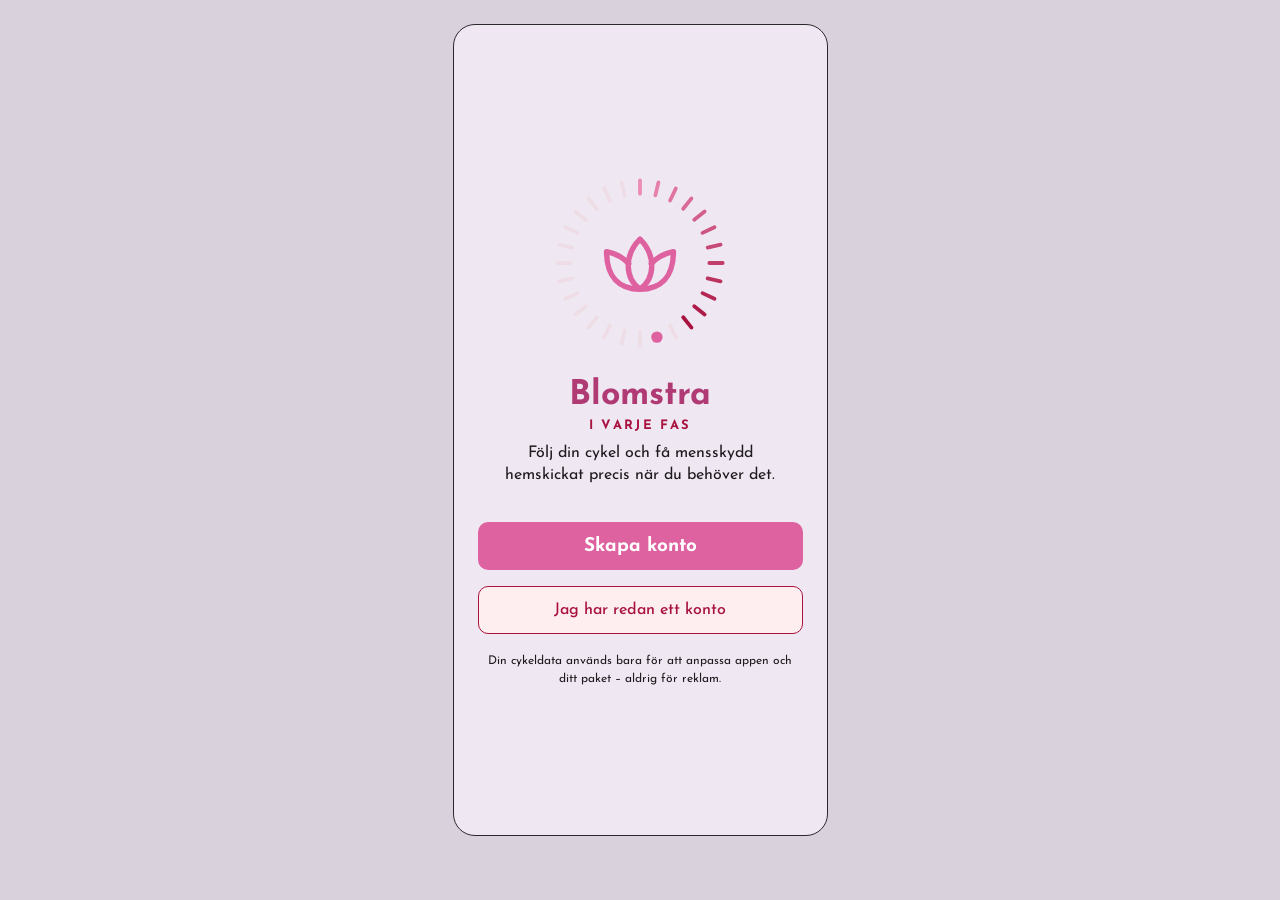
<file: logga.html>
<!doctype html>
<html lang="sv">
<head>
  <meta charset="utf-8">
  <meta name="viewport" content="width=device-width, initial-scale=1, viewport-fit=cover">
  <title>Blomstra – Logga din mens</title>
  <link rel="stylesheet" href="styles.css?v=20261119c">
  <link rel="manifest" href="manifest.webmanifest">
  <link rel="icon" type="image/svg+xml" href="ikoner/ikon.svg">
  <link rel="apple-touch-icon" href="ikoner/ikon-180.png">
  <meta name="theme-color" content="#efe8f3">
  <meta name="mobile-web-app-capable" content="yes">
  <meta name="apple-mobile-web-app-capable" content="yes">
  <meta name="apple-mobile-web-app-title" content="Blomstra">
  <meta name="apple-mobile-web-app-status-bar-style" content="default">
  <script src="auth.js"></script>
</head>
<body>
  <div class="phone">
    <main class="screen log">
      <a class="kronblad-badge" href="kronblad.html" aria-label="Kronblad – dina poäng">
        <svg class="lotus" viewBox="0 0 40 32" fill="none" stroke="currentColor" stroke-width="2.6" stroke-linecap="round" stroke-linejoin="round" aria-hidden="true"><path d="M20 28C12.5 22.5 12.5 11.5 20 4c7.5 7.5 7.5 18.5 0 24z"/><path d="M20 28C10 28 4 22 4 10c4.5 1 8 2.8 10.6 5.8"/><path d="M20 28c10 0 16-6 16-18-4.5 1-8 2.8-10.6 5.8"/></svg>
        <span>Kronblad</span>
      </a>
      <a class="back" href="index.html">← Tillbaka</a>
      <h1 class="h1" data-log-title>Logga din mens</h1>

      <p class="label">Datum</p>
      <div class="chips" data-single role="group" aria-label="Datum">
        <button type="button" class="chip" aria-pressed="true" data-date-offset="0">Idag <span data-today-short>9 nov</span></button>
        <button type="button" class="chip" aria-pressed="false" data-date-offset="-1">Igår</button>
        <button type="button" class="chip" aria-pressed="false" data-action="pick-date" aria-expanded="false" aria-controls="date-picker">Välj datum</button>
      </div>

      <div class="card picker" id="date-picker" hidden>
        <p class="picker-title">När startade mensen?</p>
        <div class="month-nav">
          <button type="button" data-picker-month="-1" aria-label="Föregående månad">
            <svg viewBox="0 0 14 14" fill="none" stroke="currentColor" stroke-width="2" stroke-linecap="round" stroke-linejoin="round" aria-hidden="true"><path d="M9 2L4 7l5 5"/></svg>
          </button>
          <h2 data-picker-title aria-live="polite">november 2026</h2>
          <button type="button" data-picker-month="1" aria-label="Nästa månad">
            <svg viewBox="0 0 14 14" fill="none" stroke="currentColor" stroke-width="2" stroke-linecap="round" stroke-linejoin="round" aria-hidden="true"><path d="M5 2l5 5-5 5"/></svg>
          </button>
        </div>
        <div class="cal-head" aria-hidden="true">
          <span>MÅ</span><span>TI</span><span>ON</span><span>TO</span><span>FR</span><span>LÖ</span><span>SÖ</span>
        </div>
        <div class="cal-grid" data-picker-grid></div>
      </div>

      <div data-flow-section>
      <p class="label">Blödning</p>
      <div class="chips" data-single role="group" aria-label="Blödning" data-flow>
        <button type="button" class="chip" aria-pressed="false">Lätt</button>
        <button type="button" class="chip" aria-pressed="true">Medel</button>
        <button type="button" class="chip" aria-pressed="false">Riklig</button>
      </div>
      </div>

      <div data-symptom-section>
      <p class="label">Symtom (valfritt)</p>
      <div class="chips" role="group" aria-label="Symtom" data-symptoms>
        <button type="button" class="chip" aria-pressed="true">Mensvärk</button>
        <button type="button" class="chip" aria-pressed="false">Huvudvärk</button>
        <button type="button" class="chip" aria-pressed="false">Trötthet</button>
        <button type="button" class="chip" aria-pressed="false">Humör</button>
        <button type="button" class="chip" aria-pressed="false">Värmevallning</button>
        <button type="button" class="chip" aria-pressed="false">Sömn</button>
        <button type="button" class="chip" data-action="add-symptom" aria-expanded="false" aria-controls="add-symptom">+ Lägg till</button>
      </div>

      <form class="add-form" id="add-symptom" hidden>
        <label class="sr-only" for="symptom-input">Nytt symtom</label>
        <input id="symptom-input" class="input" type="text" maxlength="30" placeholder="Skriv ett symtom, t.ex. Illamående" autocomplete="off">
        <button type="submit" class="btn btn-primary">Lägg till</button>
        <button type="button" class="link wine" data-cancel>Avbryt</button>
      </form>
      </div>

      <div data-sex-section hidden>
      <div class="switch-row log-switch" data-sex-toggle-row hidden>
        <label for="log-sex">Sex</label>
        <span class="switch"><input id="log-sex" type="checkbox" role="switch" data-log-sex><span></span></span>
      </div>
      <div data-protection-wrap>
      <p class="label">Skydd</p>
      <div class="chips" data-single role="group" aria-label="Skydd" data-protection>
        <button type="button" class="chip" aria-pressed="false">Med skydd</button>
        <button type="button" class="chip" aria-pressed="false">Utan skydd</button>
      </div>
      </div>
      </div>

      <label class="label" for="note">Anteckning</label>
      <textarea id="note" class="textarea" placeholder="Skriv något…"></textarea>

      <div class="actions">
        <button type="button" class="btn btn-primary" data-save-log>Spara</button>
        <p class="thanks" data-log-status role="status"></p>
      </div>
    </main>

    <nav class="tabbar" aria-label="Huvudmeny">
      <a class="tab" href="index.html">
        <svg viewBox="0 0 28 28" fill="none" stroke="currentColor" stroke-width="2" aria-hidden="true"><circle cx="14" cy="8" r="4"/><circle cx="7.5" cy="19" r="4"/><circle cx="20.5" cy="19" r="4"/></svg>
        <span>Översikt</span>
      </a>
      <a class="tab" href="kalender.html">
        <svg viewBox="0 0 28 28" fill="none" stroke="currentColor" stroke-width="2" aria-hidden="true"><rect x="4" y="5.5" width="20" height="18" rx="2.5"/><path d="M4 11h20M9.5 3v5M18.5 3v5"/><g fill="currentColor" stroke="none"><circle cx="9.5" cy="15" r="1.2"/><circle cx="14" cy="15" r="1.2"/><circle cx="18.5" cy="15" r="1.2"/><circle cx="9.5" cy="19.3" r="1.2"/><circle cx="14" cy="19.3" r="1.2"/><circle cx="18.5" cy="19.3" r="1.2"/></g></svg>
        <span>Kalender</span>
      </a>
      <a class="tab" href="leverans.html">
        <svg viewBox="0 0 28 28" fill="none" stroke="currentColor" stroke-width="2" stroke-linejoin="round" aria-hidden="true"><path d="M8 7h11v12H8M19 11h4l3 4v4h-7"/><circle cx="11" cy="20.5" r="2.2"/><circle cx="22" cy="20.5" r="2.2"/><path d="M2 10h6M3 14h5M4 18h3"/></svg>
        <span>Leverans</span>
      </a>
      <a class="tab" href="profil.html">
        <svg viewBox="0 0 28 28" fill="none" stroke="currentColor" stroke-width="2" aria-hidden="true"><circle cx="14" cy="14" r="11"/><circle cx="14" cy="11.5" r="4"/><path d="M6.8 22.2c1.6-3 4.2-4.4 7.2-4.4s5.6 1.4 7.2 4.4"/></svg>
        <span>Profil</span>
      </a>
    </nav>
  </div>
  <script src="app.js?v=20261119c"></script>
</body>
</html>
</file>
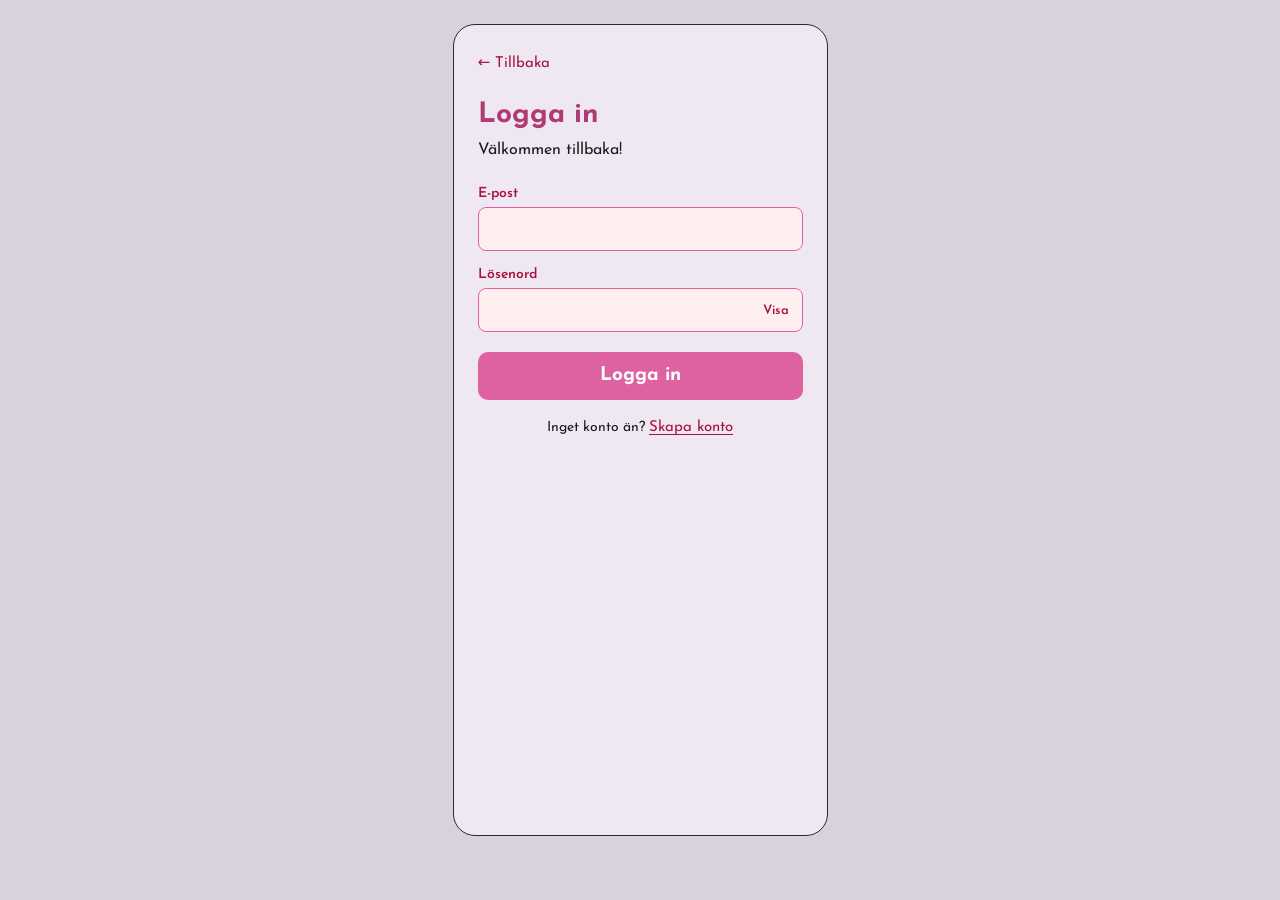
<file: loggain.html>
<!doctype html>
<html lang="sv" data-public>
<head>
  <meta charset="utf-8">
  <meta name="viewport" content="width=device-width, initial-scale=1, viewport-fit=cover">
  <title>Blomstra – Logga in</title>
  <link rel="stylesheet" href="styles.css?v=20261119c">
  <link rel="manifest" href="manifest.webmanifest">
  <link rel="icon" type="image/svg+xml" href="ikoner/ikon.svg">
  <link rel="apple-touch-icon" href="ikoner/ikon-180.png">
  <meta name="theme-color" content="#efe8f3">
  <meta name="mobile-web-app-capable" content="yes">
  <meta name="apple-mobile-web-app-capable" content="yes">
  <meta name="apple-mobile-web-app-title" content="Blomstra">
  <meta name="apple-mobile-web-app-status-bar-style" content="default">
  <script src="auth.js"></script>
</head>
<body>
  <div class="phone">
    <main class="screen auth">
      <a class="back" href="valkommen.html">← Tillbaka</a>
      <h1 class="h1">Logga in</h1>
      <p class="lead">Välkommen tillbaka!</p>

      <form class="form" data-login-form novalidate>
        <div class="field">
          <label for="login-email">E-post</label>
          <input class="input" id="login-email" name="email" type="email" autocomplete="email" required>
        </div>
        <div class="field">
          <label for="login-password">Lösenord</label>
          <div class="password">
            <input class="input" id="login-password" name="password" type="password" autocomplete="current-password" required>
            <button type="button" class="pw-toggle" data-pw-toggle aria-controls="login-password" aria-pressed="false">Visa</button>
          </div>
        </div>
        <p class="error" data-form-error role="alert"></p>
        <button type="submit" class="btn btn-primary">Logga in</button>
      </form>
      <p class="switch-link">Inget konto än? <a class="link wine" href="registrera.html">Skapa konto</a></p>
    </main>
  </div>
  <script src="onboarding.js"></script>
</body>
</html>
</file>
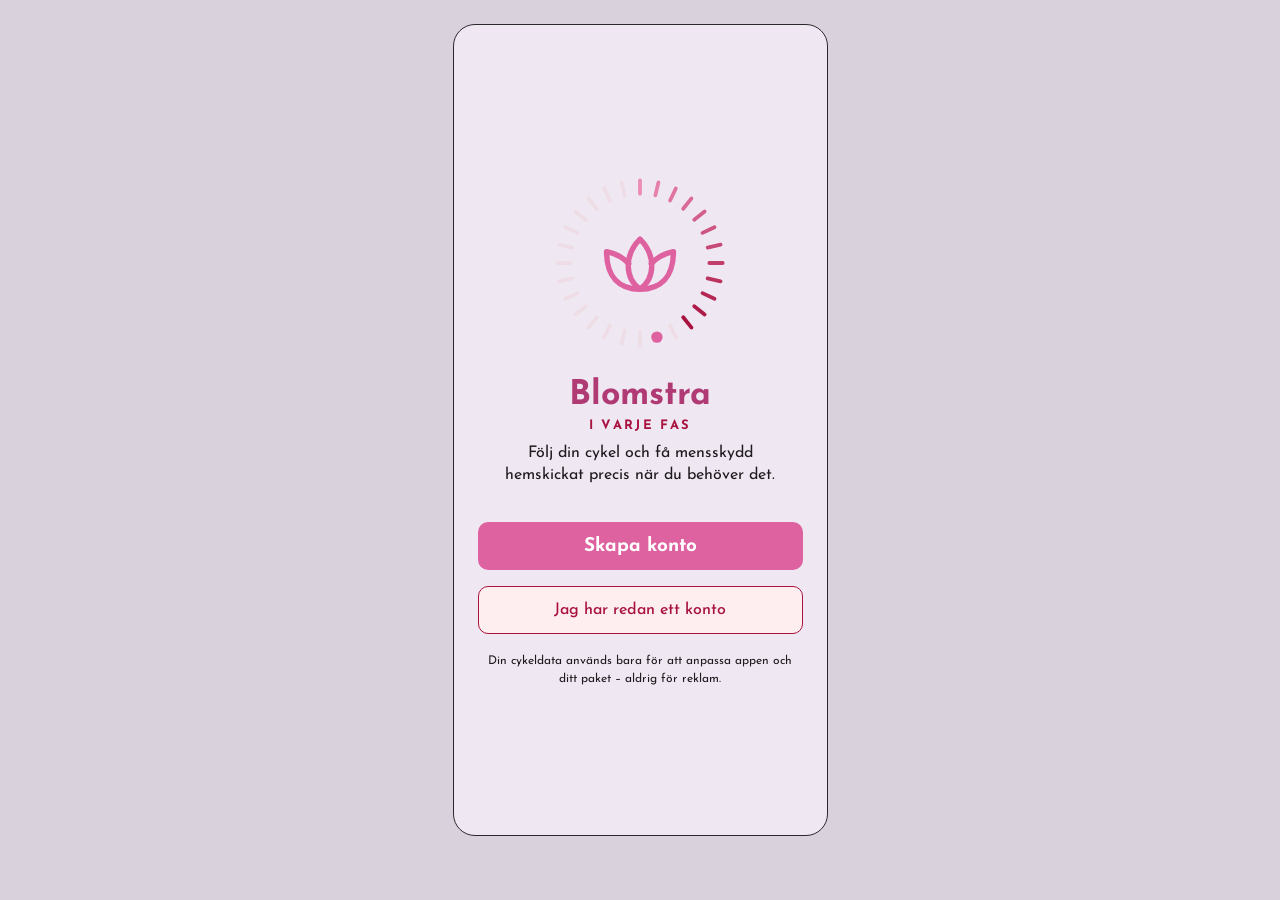
<file: paket.html>
<!doctype html>
<html lang="sv">
<head>
  <meta charset="utf-8">
  <meta name="viewport" content="width=device-width, initial-scale=1, viewport-fit=cover">
  <title>Blomstra – Ditt paket</title>
  <link rel="stylesheet" href="styles.css?v=20261119c">
  <link rel="manifest" href="manifest.webmanifest">
  <link rel="icon" type="image/svg+xml" href="ikoner/ikon.svg">
  <link rel="apple-touch-icon" href="ikoner/ikon-180.png">
  <meta name="theme-color" content="#efe8f3">
  <meta name="mobile-web-app-capable" content="yes">
  <meta name="apple-mobile-web-app-capable" content="yes">
  <meta name="apple-mobile-web-app-title" content="Blomstra">
  <meta name="apple-mobile-web-app-status-bar-style" content="default">
  <script src="auth.js"></script>
</head>
<body>
  <div class="phone">
    <main class="screen" data-package>
      <a class="kronblad-badge" href="kronblad.html" aria-label="Kronblad – dina poäng">
        <svg class="lotus" viewBox="0 0 40 32" fill="none" stroke="currentColor" stroke-width="2.6" stroke-linecap="round" stroke-linejoin="round" aria-hidden="true"><path d="M20 28C12.5 22.5 12.5 11.5 20 4c7.5 7.5 7.5 18.5 0 24z"/><path d="M20 28C10 28 4 22 4 10c4.5 1 8 2.8 10.6 5.8"/><path d="M20 28c10 0 16-6 16-18-4.5 1-8 2.8-10.6 5.8"/></svg>
        <span>Kronblad</span>
      </a>
      <a class="back" href="index.html">← Tillbaka</a>
      <h1 class="h1">Ditt paket</h1>
      <p class="lead small" style="font-size:15px;margin-top:6px">Välj det du brukar använda. Ändra när som helst.</p>

      <p class="label wine">Mensskydd</p>
      <div class="list">
        <div class="row" data-id="bindor-dag" data-price="20">
          <label class="check"><input type="checkbox" checked> Bindor dag</label>
          <div class="stepper"><button type="button" data-step="-1" aria-label="Minska">−</button><output>1</output><button type="button" data-step="1" aria-label="Öka">+</button></div>
        </div>
        <div class="row" data-id="bindor-natt" data-price="20">
          <label class="check"><input type="checkbox"> Bindor natt</label>
          <div class="stepper"><button type="button" data-step="-1" aria-label="Minska">−</button><output>0</output><button type="button" data-step="1" aria-label="Öka">+</button></div>
        </div>
        <div class="row" data-id="tamponger" data-price="20">
          <label class="check"><input type="checkbox"> Tamponger</label>
          <div class="stepper"><button type="button" data-step="-1" aria-label="Minska">−</button><output>0</output><button type="button" data-step="1" aria-label="Öka">+</button></div>
        </div>
        <div class="row" data-id="trosskydd" data-price="20">
          <label class="check"><input type="checkbox" checked> Trosskydd</label>
          <div class="stepper"><button type="button" data-step="-1" aria-label="Minska">−</button><output>1</output><button type="button" data-step="1" aria-label="Öka">+</button></div>
        </div>
      </div>

      <p class="label wine">Tillägg (valfritt)</p>
      <div class="list">
        <div class="row" data-id="toapapper" data-price="20"><label class="check"><input type="checkbox" checked> Toapapper</label></div>
        <div class="row" data-id="rengoring" data-price="20"><label class="check"><input type="checkbox"> Rengöring för menskopp</label></div>
        <div class="row" data-id="kondomer" data-price="20"><label class="check"><input type="checkbox"> Kondomer</label></div>
        <div class="row" data-id="intimtval" data-price="20"><label class="check"><input type="checkbox"> Intimtvål</label></div>
        <div class="row" data-id="intimservetter" data-price="20"><label class="check"><input type="checkbox"> Intimservetter</label></div>
      </div>

      <p class="label wine">När ska vi fråga?</p>
      <label class="radio"><input type="radio" name="when" value="cycle" checked> Inför varje mens (rekommenderas)</label>
      <label class="radio"><input type="radio" name="when" value="interval" aria-controls="interval-options"> Fast intervall</label>

      <fieldset class="list interval" id="interval-options" hidden>
        <legend class="sr-only">Hur ofta vill du få ditt paket?</legend>
        <label class="row radio"><input type="radio" name="interval" value="1" checked> Varje månad</label>
        <label class="row radio"><input type="radio" name="interval" value="2"> Varannan månad</label>
        <label class="row radio"><input type="radio" name="interval" value="3"> Var tredje månad</label>
        <label class="row radio"><input type="radio" name="interval" value="6"> En gång per halvår</label>
        <p class="interval-note" aria-live="polite">Nästa paket kommer <span data-next-delivery>9 dec</span></p>
      </fieldset>

      <p class="label wine">När ska paketet komma?</p>
      <div class="list">
        <button type="button" class="row" data-delivery-pick aria-expanded="false" aria-controls="delivery-picker">
          <span>Leveransdatum<small class="source" data-delivery-source>Förslag utifrån din cykel</small></span>
          <span class="value"><span data-delivery-date>24 nov</span> <svg class="chev" viewBox="0 0 14 14" fill="none" stroke="currentColor" stroke-width="2" stroke-linecap="round" stroke-linejoin="round" aria-hidden="true"><path d="M5 2l5 5-5 5"/></svg></span>
        </button>
        <div class="editor picker delivery-picker" id="delivery-picker" hidden>
          <p>Välj dag då paketet ska vara hemma. Streckade dagar är när mensen beräknas komma.</p>
          <div class="month-nav">
            <button type="button" data-dpicker-month="-1" aria-label="Föregående månad">
              <svg viewBox="0 0 14 14" fill="none" stroke="currentColor" stroke-width="2" stroke-linecap="round" stroke-linejoin="round" aria-hidden="true"><path d="M9 2L4 7l5 5"/></svg>
            </button>
            <h2 data-dpicker-title aria-live="polite">november 2026</h2>
            <button type="button" data-dpicker-month="1" aria-label="Nästa månad">
              <svg viewBox="0 0 14 14" fill="none" stroke="currentColor" stroke-width="2" stroke-linecap="round" stroke-linejoin="round" aria-hidden="true"><path d="M5 2l5 5-5 5"/></svg>
            </button>
          </div>
          <div class="cal-head" aria-hidden="true">
            <span>MÅ</span><span>TI</span><span>ON</span><span>TO</span><span>FR</span><span>LÖ</span><span>SÖ</span>
          </div>
          <div class="cal-grid" data-dpicker-grid></div>
          <button type="button" class="link wine" data-delivery-suggest>Använd förslaget</button>
        </div>
      </div>
      <p class="fineprint delivery-fine">Leveransen tar 1–2 dagar, så du kan välja tidigast <span data-delivery-min>11 nov</span>.</p>

      <p class="label wine">Pausa leveranser</p>
      <div class="list pause-box">
        <div data-pause-active hidden>
          <p class="pause-status"><b>Pausade till <span data-paused-until></span>.</b> Inget skickas och vi frågar inte under pausen.</p>
          <button type="button" class="btn btn-primary" data-resume>Återuppta leveranser</button>
        </div>
        <fieldset data-pause-form>
          <legend class="pause-legend">Ta en paus om du inte behöver något på ett tag, till exempel om du reser.</legend>
          <div class="chips" data-single data-pause-months>
            <button type="button" class="chip" aria-pressed="false" data-months="1">1 mån</button>
            <button type="button" class="chip" aria-pressed="false" data-months="2">2 mån</button>
            <button type="button" class="chip" aria-pressed="true" data-months="3">3 mån</button>
            <button type="button" class="chip" aria-pressed="false" data-months="6">6 mån</button>
          </div>
          <p class="pause-until">Pausar till <span data-pause-preview>9 feb 2027</span></p>
          <button type="button" class="btn btn-outline" data-pause-now>Pausa leveranser</button>
        </fieldset>
      </div>
    </main>

    <footer class="savebar">
      <div>
        <small>Totalt</small>
        <strong data-total>60 kr</strong>
      </div>
      <button type="button" class="btn btn-primary" data-save-package>Spara paket</button>
    </footer>
  </div>
  <script src="app.js?v=20261119c"></script>
</body>
</html>
</file>
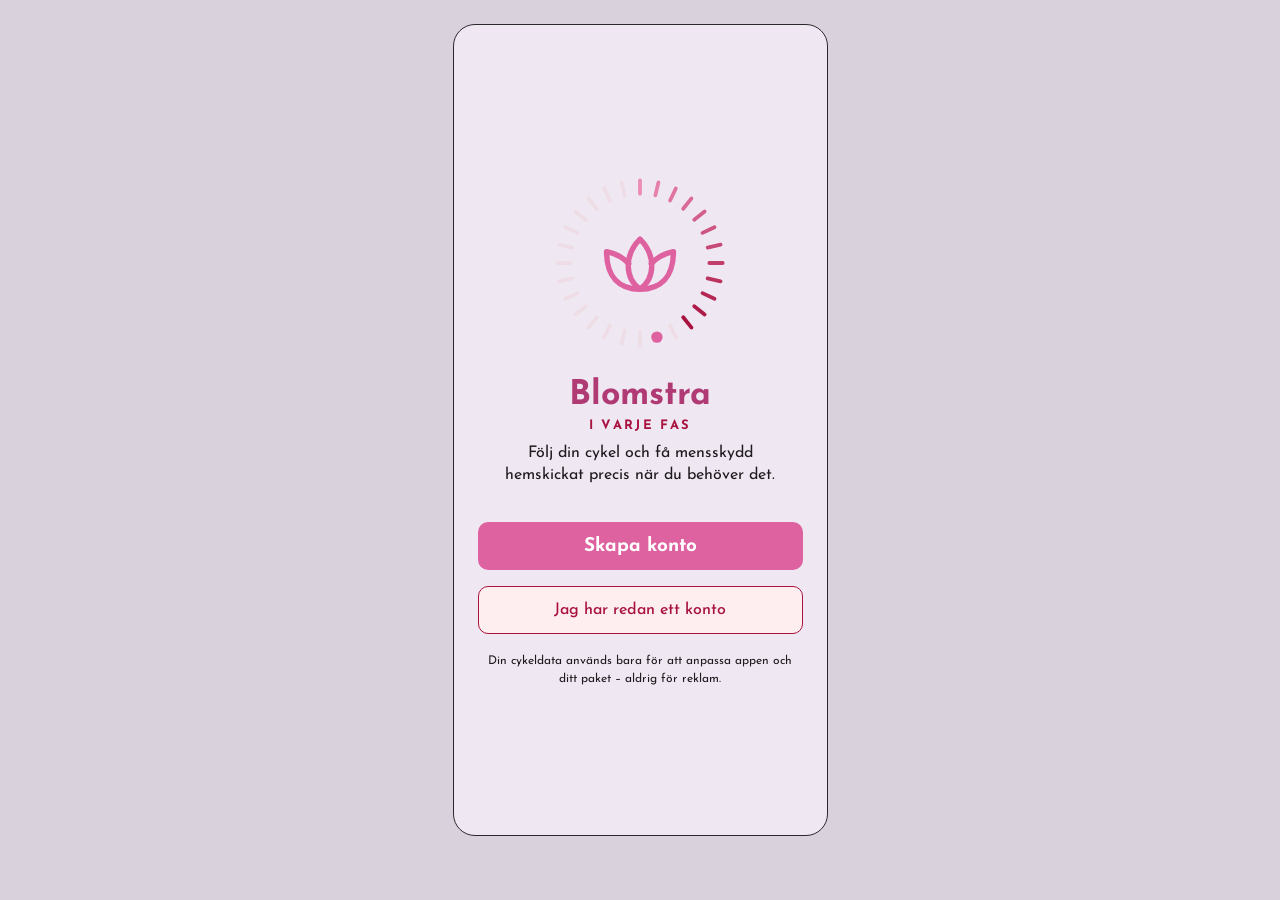
<file: profil.html>
<!doctype html>
<html lang="sv">
<head>
  <meta charset="utf-8">
  <meta name="viewport" content="width=device-width, initial-scale=1, viewport-fit=cover">
  <title>Blomstra – Profil</title>
  <link rel="stylesheet" href="styles.css?v=20261119c">
  <link rel="manifest" href="manifest.webmanifest">
  <link rel="icon" type="image/svg+xml" href="ikoner/ikon.svg">
  <link rel="apple-touch-icon" href="ikoner/ikon-180.png">
  <meta name="theme-color" content="#efe8f3">
  <meta name="mobile-web-app-capable" content="yes">
  <meta name="apple-mobile-web-app-capable" content="yes">
  <meta name="apple-mobile-web-app-title" content="Blomstra">
  <meta name="apple-mobile-web-app-status-bar-style" content="default">
  <script src="auth.js"></script>
</head>
<body>
  <div class="phone">
    <main class="screen">
      <a class="kronblad-badge" href="kronblad.html" aria-label="Kronblad – dina poäng">
        <svg class="lotus" viewBox="0 0 40 32" fill="none" stroke="currentColor" stroke-width="2.6" stroke-linecap="round" stroke-linejoin="round" aria-hidden="true"><path d="M20 28C12.5 22.5 12.5 11.5 20 4c7.5 7.5 7.5 18.5 0 24z"/><path d="M20 28C10 28 4 22 4 10c4.5 1 8 2.8 10.6 5.8"/><path d="M20 28c10 0 16-6 16-18-4.5 1-8 2.8-10.6 5.8"/></svg>
        <span>Kronblad</span>
      </a>
      <div class="profile-head">
        <div class="avatar" aria-hidden="true" data-user-initial>F</div>
        <div>
          <h1 class="h1" data-user-fullname>Fina</h1>
          <p data-member-since>Medlem sedan november 2026</p>
        </div>
      </div>

      <section class="card install-card" data-install-hint aria-labelledby="install-title">
        <div class="install-head"><svg class="lotus" viewBox="0 0 40 32" fill="none" stroke="currentColor" stroke-width="2.6" stroke-linecap="round" stroke-linejoin="round" aria-hidden="true"><path d="M20 28C12.5 22.5 12.5 11.5 20 4c7.5 7.5 7.5 18.5 0 24z"/><path d="M20 28C10 28 4 22 4 10c4.5 1 8 2.8 10.6 5.8"/><path d="M20 28c10 0 16-6 16-18-4.5 1-8 2.8-10.6 5.8"/></svg><h2 id="install-title">Spara Blomstra på hemskärmen</h2></div>
        <p>Då öppnas Blomstra som en egen app, du förblir inloggad och din data sparas tryggare.</p>
        <ul>
          <li><strong>iPhone:</strong> öppna sidan i Safari, tryck på Dela-knappen och välj <em>Lägg till på hemskärmen</em>.</li>
          <li><strong>Android:</strong> öppna menyn ⋮ i Chrome och välj <em>Installera app</em> eller <em>Lägg till på startskärmen</em>.</li>
        </ul>
        <p class="install-note">På iPhone har hemskärmsappen ett eget minne, så första gången behöver du skapa ditt konto där.</p>
      </section>

      <p class="label wine">Konto</p>
      <div class="list">
        <button type="button" class="row" data-edit="name" aria-expanded="false" aria-controls="edit-name">Namn <span class="value"><span data-user-fullname>Fina</span> <svg class="chev" viewBox="0 0 14 14" fill="none" stroke="currentColor" stroke-width="2" stroke-linecap="round" stroke-linejoin="round" aria-hidden="true"><path d="M5 2l5 5-5 5"/></svg></span></button>
        <div class="editor" id="edit-name" data-editor="name" hidden>
          <label class="sr-only" for="name-input">Namn</label>
          <input class="input" id="name-input" type="text" autocomplete="given-name" maxlength="40">
          <div class="editor-actions">
            <button type="button" class="btn btn-primary" data-editor-save>Spara</button>
          </div>
        </div>
        <div class="row">E-post <span class="value" data-user-email></span></div>
      </div>

      <p class="label wine">Om dig</p>
      <div class="list">
        <button type="button" class="row" data-edit="age" aria-expanded="false" aria-controls="edit-age">Ålder <span class="value"><span data-profile-value="age">Lägg till</span> <svg class="chev" viewBox="0 0 14 14" fill="none" stroke="currentColor" stroke-width="2" stroke-linecap="round" stroke-linejoin="round" aria-hidden="true"><path d="M5 2l5 5-5 5"/></svg></span></button>
        <div class="editor" id="edit-age" data-editor="age" hidden>
          <label class="sr-only" for="age-select">Ålder</label>
          <select class="input" id="age-select" data-age-select><option value="">Vill inte ange</option></select>
          <div class="editor-actions">
            <button type="button" class="btn btn-primary" data-editor-save>Spara</button>
          </div>
        </div>
        <button type="button" class="row" data-edit="contraception" aria-expanded="false" aria-controls="edit-contraception">Preventivmedel <span class="value"><span data-profile-value="contraception">Lägg till</span> <svg class="chev" viewBox="0 0 14 14" fill="none" stroke="currentColor" stroke-width="2" stroke-linecap="round" stroke-linejoin="round" aria-hidden="true"><path d="M5 2l5 5-5 5"/></svg></span></button>
        <div class="editor" id="edit-contraception" data-editor="contraception" hidden>
          <fieldset class="list choice-list" data-contraception-options="profile-contraception">
            <legend class="sr-only">Preventivmedel</legend>
          </fieldset>
          <p class="note">Hormonella preventivmedel kan göra att ägglossningen uteblir. Då stämmer appens uppskattningar sämre.</p>
          <div class="editor-actions">
            <button type="button" class="btn btn-primary" data-editor-save>Spara</button>
          </div>
        </div>
        <button type="button" class="row" data-edit="protection" aria-expanded="false" aria-controls="edit-protection">Mensskydd <span class="value"><span data-profile-value="protection">Lägg till</span> <svg class="chev" viewBox="0 0 14 14" fill="none" stroke="currentColor" stroke-width="2" stroke-linecap="round" stroke-linejoin="round" aria-hidden="true"><path d="M5 2l5 5-5 5"/></svg></span></button>
        <div class="editor" id="edit-protection" data-editor="protection" hidden>
          <p>Välj allt du brukar använda.</p>
          <div class="chips" data-protection-options aria-label="Mensskydd"></div>
          <div class="editor-actions">
            <button type="button" class="btn btn-primary" data-editor-save>Spara</button>
          </div>
        </div>
      </div>

      <p class="label wine">Min cykel</p>
      <div class="list">
        <button type="button" class="row" data-edit="cycle" aria-expanded="false" aria-controls="edit-cycle"><span>Cykellängd<small class="source" data-cycle-source>Räknas från dina loggar</small></span> <span class="value"><span data-cycle-length-value>28 dagar</span> <svg class="chev" viewBox="0 0 14 14" fill="none" stroke="currentColor" stroke-width="2" stroke-linecap="round" stroke-linejoin="round" aria-hidden="true"><path d="M5 2l5 5-5 5"/></svg></span></button>
        <div class="editor" id="edit-cycle" data-editor="cycle" data-min="21" data-max="45" hidden>
          <p>Antal dagar från en mensstart till nästa.</p>
          <div class="stepper big">
            <button type="button" data-step="-1" aria-label="Minska cykellängd">−</button>
            <output aria-live="polite">28</output><span>dagar</span>
            <button type="button" data-step="1" aria-label="Öka cykellängd">+</button>
          </div>
          <div class="editor-actions">
            <button type="button" class="btn btn-primary" data-editor-save>Spara</button>
            <button type="button" class="link wine" data-editor-auto>Beräkna från mina loggar</button>
          </div>
        </div>
        <button type="button" class="row" data-edit="period" aria-expanded="false" aria-controls="edit-period"><span>Menslängd<small class="source" data-period-source>Räknas från dina loggar</small></span> <span class="value"><span data-period-length-value>5 dagar</span> <svg class="chev" viewBox="0 0 14 14" fill="none" stroke="currentColor" stroke-width="2" stroke-linecap="round" stroke-linejoin="round" aria-hidden="true"><path d="M5 2l5 5-5 5"/></svg></span></button>
        <div class="editor" id="edit-period" data-editor="period" data-min="2" data-max="10" hidden>
          <p>Hur många dagar din mens brukar vara.</p>
          <div class="stepper big">
            <button type="button" data-step="-1" aria-label="Minska menslängd">−</button>
            <output aria-live="polite">5</output><span>dagar</span>
            <button type="button" data-step="1" aria-label="Öka menslängd">+</button>
          </div>
          <div class="editor-actions">
            <button type="button" class="btn btn-primary" data-editor-save>Spara</button>
            <button type="button" class="link wine" data-editor-auto>Låt appen räkna från mina loggar</button>
          </div>
        </div>
        <a class="row" href="logga.html">Logga mens eller symtom <span class="value"><svg viewBox="0 0 14 14" fill="none" stroke="currentColor" stroke-width="2" stroke-linecap="round" stroke-linejoin="round" aria-hidden="true"><path d="M5 2l5 5-5 5"/></svg></span></a>
      </div>

      <p class="label wine">Leverans</p>
      <div class="list">
        <a class="row" href="paket.html">Ditt paket <span class="value"><span data-package-total>60 kr</span> <svg viewBox="0 0 14 14" fill="none" stroke="currentColor" stroke-width="2" stroke-linecap="round" stroke-linejoin="round" aria-hidden="true"><path d="M5 2l5 5-5 5"/></svg></span></a>
        <a class="row" href="paket.html">När vi frågar <span class="value"><span data-when-label>Inför varje mens</span> <svg viewBox="0 0 14 14" fill="none" stroke="currentColor" stroke-width="2" stroke-linecap="round" stroke-linejoin="round" aria-hidden="true"><path d="M5 2l5 5-5 5"/></svg></span></a>
        <button type="button" class="row" data-edit="address" aria-expanded="false" aria-controls="edit-address">Leveransadress <span class="value"><span data-address-short>Lägg till</span> <svg class="chev" viewBox="0 0 14 14" fill="none" stroke="currentColor" stroke-width="2" stroke-linecap="round" stroke-linejoin="round" aria-hidden="true"><path d="M5 2l5 5-5 5"/></svg></span></button>
        <form class="editor form address-form" id="edit-address" data-editor="address" novalidate hidden>
          <div class="field">
            <label for="profile-street">Gatuadress</label>
            <input class="input" id="profile-street" name="street" type="text" autocomplete="street-address" required>
          </div>
          <div class="field-pair">
            <div class="field">
              <label for="profile-zip">Postnummer</label>
              <input class="input" id="profile-zip" name="zip" type="text" inputmode="numeric" autocomplete="postal-code" maxlength="6" required>
            </div>
            <div class="field">
              <label for="profile-city">Ort</label>
              <input class="input" id="profile-city" name="city" type="text" autocomplete="address-level2" required>
            </div>
          </div>
          <p class="error" data-form-error role="alert"></p>
          <div class="editor-actions">
            <button type="submit" class="btn btn-primary" data-editor-save>Spara</button>
          </div>
        </form>
        <a class="row" href="rackte.html">Räckte senaste paketet? <span class="value">Svara <svg viewBox="0 0 14 14" fill="none" stroke="currentColor" stroke-width="2" stroke-linecap="round" stroke-linejoin="round" aria-hidden="true"><path d="M5 2l5 5-5 5"/></svg></span></a>
      </div>

      <p class="label wine">Påminnelser</p>
      <div class="list">
        <div class="row">
          <label for="r1">Inför mensen</label>
          <span class="switch"><input id="r1" type="checkbox" role="switch" data-pref="periodReminder" checked><span></span></span>
        </div>
        <div class="row">
          <label for="r2">Koka menskoppen</label>
          <span class="switch"><input id="r2" type="checkbox" role="switch" data-pref="cupReminder" checked><span></span></span>
        </div>
        <div class="row">
          <label for="r3">Logga symtom</label>
          <span class="switch"><input id="r3" type="checkbox" role="switch" data-pref="symptomReminder"><span></span></span>
        </div>
      </div>

      <p class="label wine">Integritet</p>
      <div class="list">
        <button type="button" class="row" data-export-open aria-haspopup="dialog" aria-controls="export-sheet">Exportera mina data <span class="value"><svg viewBox="0 0 14 14" fill="none" stroke="currentColor" stroke-width="2" stroke-linecap="round" stroke-linejoin="round" aria-hidden="true"><path d="M5 2l5 5-5 5"/></svg></span></button>
        <button type="button" class="row danger" data-reset>Radera mina data</button>
      </div>
      <p class="fineprint">Din cykeldata används bara för att anpassa appen och ditt paket – aldrig för reklam.</p>

      <a class="link wine logout" href="valkommen.html" data-logout>Logga ut</a>
    </main>

    <div class="sheet" id="export-sheet" role="dialog" aria-modal="true" aria-labelledby="export-title" hidden>
      <div class="sheet-backdrop" data-sheet-close></div>
      <div class="sheet-inner" tabindex="-1">
        <div class="sheet-handle" aria-hidden="true"></div>
        <button type="button" class="sheet-close" data-sheet-close aria-label="Stäng">
          <svg viewBox="0 0 14 14" fill="none" stroke="currentColor" stroke-width="1.8" aria-hidden="true"><path d="M2 2l10 10M12 2L2 12"/></svg>
        </button>

        <div data-export-step="ask">
          <h2 class="sheet-title" id="export-title" tabindex="-1">Vill du exportera dina data?</h2>
          <fieldset class="export-formats">
            <legend class="sheet-lead">Välj vilken sorts fil du vill spara:</legend>
            <label class="export-format">
              <input type="radio" name="export-format" value="rapport" checked>
              <span><b>Lättläst rapport</b><small>En sida att läsa, skriva ut eller visa för t.ex. en barnmorska. Utan namn, e-post och adress.</small></span>
            </label>
            <label class="export-format">
              <input type="radio" name="export-format" value="json">
              <span><b>Datafil (JSON)</b><small>Dina loggningar och inställningar, för att flytta till en annan app. Utan namn, e-post och adress.</small></span>
            </label>
          </fieldset>
          <p class="export-includes">Filen innehåller:</p>
          <ul class="export-list" data-export-for="rapport">
            <li>Ålder, preventivmedel och mensskydd</li>
            <li>Cykellängd, menslängd och nästa beräknade mens</li>
            <li>Alla mensperioder – hur länge de varade och cykellängd</li>
            <li><span data-export-count-logs>0 loggningar</span> – blödning, symtom, sex och anteckningar</li>
          </ul>
          <ul class="export-list" data-export-for="json" hidden>
            <li><span data-export-count-logs>0 loggningar</span> – mens, symtom, sex och anteckningar</li>
            <li>Ålder, preventivmedel och mensskydd</li>
            <li>Cykellängd och menslängd</li>
            <li>Ditt paket och beställningar (utan adress)</li>
          </ul>
          <p class="export-warning">Filen är inte lösenordsskyddad. Tänk på var du sparar den och vem du delar den med.</p>
          <button type="button" class="btn btn-primary" data-export-yes>Ja, exportera</button>
          <button type="button" class="btn btn-outline" data-sheet-close>Nej</button>
        </div>

        <div class="order-done" data-export-step="done" hidden>
          <div class="done-icon" aria-hidden="true">
            <svg viewBox="0 0 48 48" fill="none" stroke="#fff" stroke-width="4" stroke-linecap="round" stroke-linejoin="round"><path d="M14 25l7 7 13-15"/></svg>
          </div>
          <h2 class="sheet-title" tabindex="-1">Dina data är exporterade</h2>
          <p class="sheet-lead" role="status">Filen <b data-export-filename></b> har sparats bland dina nedladdningar.</p>
          <p class="sheet-lead" data-export-tip hidden>Öppna den i webbläsaren för att läsa den, skriva ut den eller spara den som PDF.</p>
          <button type="button" class="btn btn-primary" data-sheet-close>Klar</button>
        </div>
      </div>
    </div>

    <nav class="tabbar" aria-label="Huvudmeny">
      <a class="tab" href="index.html">
        <svg viewBox="0 0 28 28" fill="none" stroke="currentColor" stroke-width="2" aria-hidden="true"><circle cx="14" cy="8" r="4"/><circle cx="7.5" cy="19" r="4"/><circle cx="20.5" cy="19" r="4"/></svg>
        <span>Översikt</span>
      </a>
      <a class="tab" href="kalender.html">
        <svg viewBox="0 0 28 28" fill="none" stroke="currentColor" stroke-width="2" aria-hidden="true"><rect x="4" y="5.5" width="20" height="18" rx="2.5"/><path d="M4 11h20M9.5 3v5M18.5 3v5"/><g fill="currentColor" stroke="none"><circle cx="9.5" cy="15" r="1.2"/><circle cx="14" cy="15" r="1.2"/><circle cx="18.5" cy="15" r="1.2"/><circle cx="9.5" cy="19.3" r="1.2"/><circle cx="14" cy="19.3" r="1.2"/><circle cx="18.5" cy="19.3" r="1.2"/></g></svg>
        <span>Kalender</span>
      </a>
      <a class="tab" href="leverans.html">
        <svg viewBox="0 0 28 28" fill="none" stroke="currentColor" stroke-width="2" stroke-linejoin="round" aria-hidden="true"><path d="M8 7h11v12H8M19 11h4l3 4v4h-7"/><circle cx="11" cy="20.5" r="2.2"/><circle cx="22" cy="20.5" r="2.2"/><path d="M2 10h6M3 14h5M4 18h3"/></svg>
        <span>Leverans</span>
      </a>
      <a class="tab" href="profil.html" aria-current="page">
        <svg viewBox="0 0 28 28" fill="none" stroke="currentColor" stroke-width="2" aria-hidden="true"><circle cx="14" cy="14" r="11"/><circle cx="14" cy="11.5" r="4"/><path d="M6.8 22.2c1.6-3 4.2-4.4 7.2-4.4s5.6 1.4 7.2 4.4"/></svg>
        <span>Profil</span>
      </a>
    </nav>
  </div>
  <script src="app.js?v=20261119c"></script>
</body>
</html>
</file>
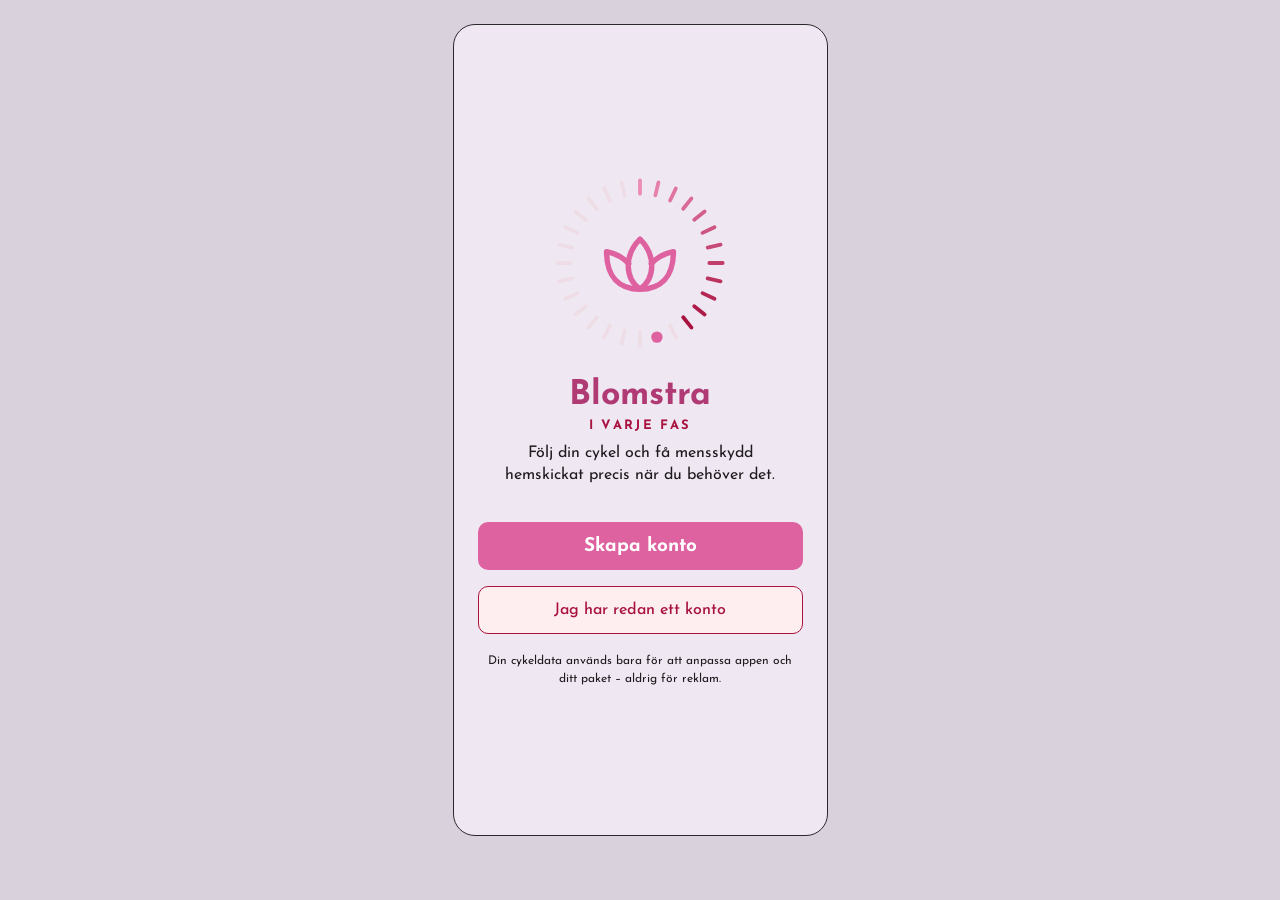
<file: rackte.html>
<!doctype html>
<html lang="sv">
<head>
  <meta charset="utf-8">
  <meta name="viewport" content="width=device-width, initial-scale=1, viewport-fit=cover">
  <title>Blomstra – Räckte ditt paket?</title>
  <link rel="stylesheet" href="styles.css?v=20261119c">
  <link rel="manifest" href="manifest.webmanifest">
  <link rel="icon" type="image/svg+xml" href="ikoner/ikon.svg">
  <link rel="apple-touch-icon" href="ikoner/ikon-180.png">
  <meta name="theme-color" content="#efe8f3">
  <meta name="mobile-web-app-capable" content="yes">
  <meta name="apple-mobile-web-app-capable" content="yes">
  <meta name="apple-mobile-web-app-title" content="Blomstra">
  <meta name="apple-mobile-web-app-status-bar-style" content="default">
  <script src="auth.js"></script>
</head>
<body>
  <div class="phone">
    <main class="screen feedback">
      <a class="kronblad-badge" href="kronblad.html" aria-label="Kronblad – dina poäng">
        <svg class="lotus" viewBox="0 0 40 32" fill="none" stroke="currentColor" stroke-width="2.6" stroke-linecap="round" stroke-linejoin="round" aria-hidden="true"><path d="M20 28C12.5 22.5 12.5 11.5 20 4c7.5 7.5 7.5 18.5 0 24z"/><path d="M20 28C10 28 4 22 4 10c4.5 1 8 2.8 10.6 5.8"/><path d="M20 28c10 0 16-6 16-18-4.5 1-8 2.8-10.6 5.8"/></svg>
        <span>Kronblad</span>
      </a>
      <a class="back" href="index.html">
        <svg viewBox="0 0 14 14" fill="none" stroke="currentColor" stroke-width="1.6" aria-hidden="true"><path d="M2 2l10 10M12 2L2 12"/></svg>
        Stäng
      </a>

      <p class="kicker" data-feedback-kicker>Din mens verkar vara slut</p>
      <h1 class="h1">Räckte ditt paket?</h1>
      <p class="lead">Ditt svar hjälper oss föreslå rätt mängd nästa gång.</p>
      <p class="reward-hint" data-reward-hint hidden><svg class="lotus" viewBox="0 0 40 32" fill="none" stroke="currentColor" stroke-width="2.6" stroke-linecap="round" stroke-linejoin="round" aria-hidden="true"><path d="M20 28C12.5 22.5 12.5 11.5 20 4c7.5 7.5 7.5 18.5 0 24z"/><path d="M20 28C10 28 4 22 4 10c4.5 1 8 2.8 10.6 5.8"/><path d="M20 28c10 0 16-6 16-18-4.5 1-8 2.8-10.6 5.8"/></svg><span><strong>Svara och få 1 kronblad</strong> som belöning. Du kan också hoppa över frågan.</span></p>

      <div class="choices">
        <button type="button" class="btn btn-outline" data-answer="lite">För lite</button>
        <button type="button" class="btn btn-outline" data-answer="lagom">Lagom</button>
        <button type="button" class="btn btn-outline" data-answer="mycket">För mycket</button>
      </div>
      <p class="thanks" data-thanks role="status"></p>
      <a class="link wine skip" href="index.html">Hoppa över</a>

      <hr class="divider">

      <section class="card wine cup-card">
        <h2>Använder du menskopp?</h2>
        <p>Koka den i 10 minuter efter mensen och låt den torka.</p>
        <div class="switch-row">
          <label for="remind">Påminn mig varje månad</label>
          <span class="switch"><input id="remind" type="checkbox" role="switch" data-pref="cupReminder" checked><span></span></span>
        </div>
      </section>

      <p class="fineprint">Svaret används bara för att anpassa ditt paket – aldrig för reklam.</p>
    </main>
  </div>
  <script src="app.js?v=20261119c"></script>
</body>
</html>
</file>
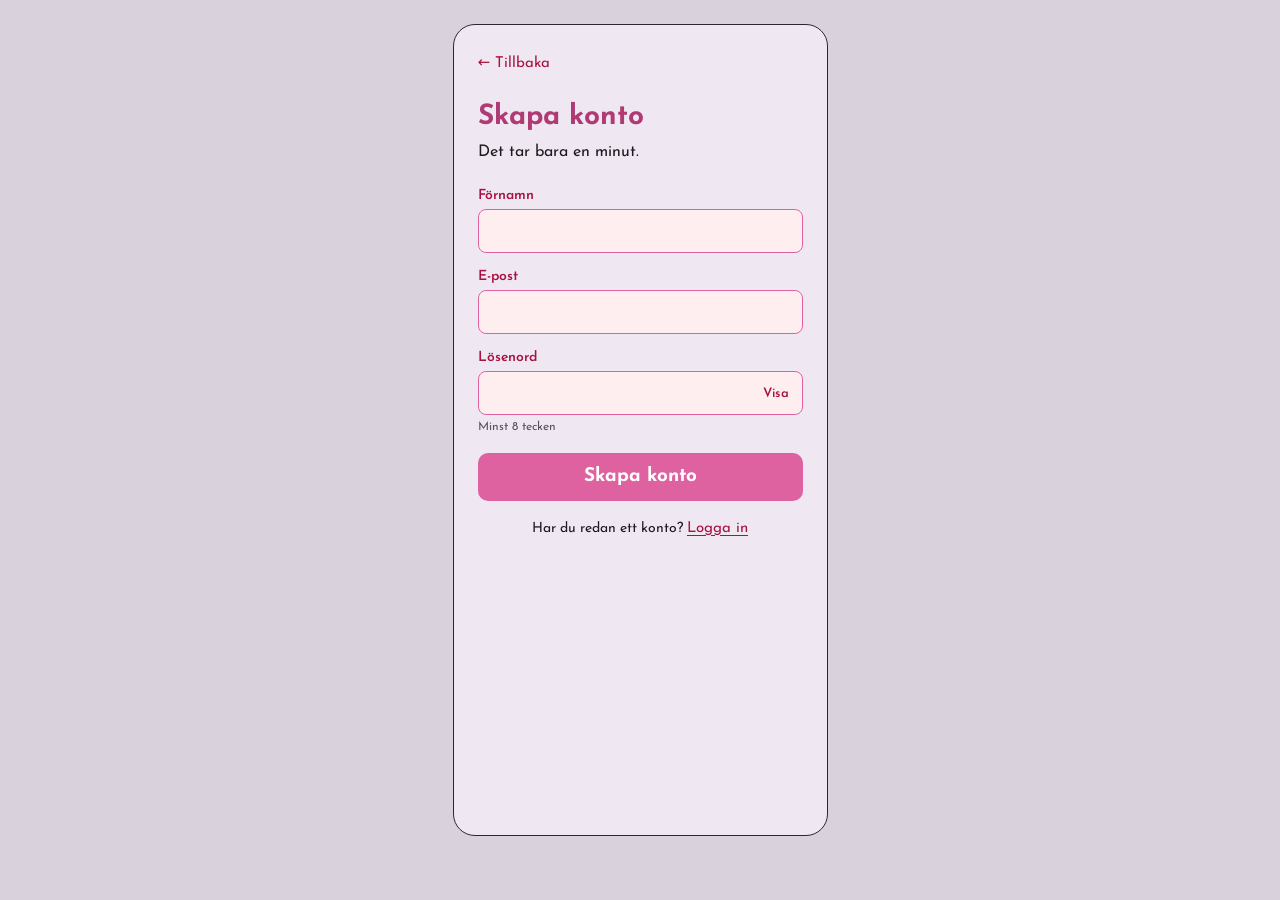
<file: registrera.html>
<!doctype html>
<html lang="sv" data-public>
<head>
  <meta charset="utf-8">
  <meta name="viewport" content="width=device-width, initial-scale=1, viewport-fit=cover">
  <title>Blomstra – Skapa konto</title>
  <link rel="stylesheet" href="styles.css?v=20261119c">
  <link rel="manifest" href="manifest.webmanifest">
  <link rel="icon" type="image/svg+xml" href="ikoner/ikon.svg">
  <link rel="apple-touch-icon" href="ikoner/ikon-180.png">
  <meta name="theme-color" content="#efe8f3">
  <meta name="mobile-web-app-capable" content="yes">
  <meta name="apple-mobile-web-app-capable" content="yes">
  <meta name="apple-mobile-web-app-title" content="Blomstra">
  <meta name="apple-mobile-web-app-status-bar-style" content="default">
  <script src="auth.js"></script>
</head>
<body>
  <div class="phone">
    <main class="screen auth onboard">
      <div class="onboard-top">
        <a class="back" href="valkommen.html" data-ob-back>← Tillbaka</a>
        <button type="button" class="link wine" data-ob-skip-all hidden>Hoppa över alla</button>
      </div>
      <div class="progress" data-ob-progress hidden><span></span></div>

      <!-- 1. Konto -->
      <section data-ob-step="account" aria-labelledby="t-account">
        <h1 class="h1" id="t-account">Skapa konto</h1>
        <p class="lead">Det tar bara en minut.</p>
        <form class="form" data-register-form novalidate>
          <div class="field">
            <label for="reg-name">Förnamn</label>
            <input class="input" id="reg-name" name="name" type="text" autocomplete="given-name" maxlength="40" required>
          </div>
          <div class="field">
            <label for="reg-email">E-post</label>
            <input class="input" id="reg-email" name="email" type="email" autocomplete="email" required>
          </div>
          <div class="field">
            <label for="reg-password">Lösenord</label>
            <div class="password">
              <input class="input" id="reg-password" name="password" type="password" autocomplete="new-password" minlength="8" required aria-describedby="pw-hint">
              <button type="button" class="pw-toggle" data-pw-toggle aria-controls="reg-password" aria-pressed="false">Visa</button>
            </div>
            <small id="pw-hint">Minst 8 tecken</small>
          </div>
          <p class="error" data-form-error role="alert"></p>
          <button type="submit" class="btn btn-primary">Skapa konto</button>
        </form>
        <p class="switch-link">Har du redan ett konto? <a class="link wine" href="loggain.html">Logga in</a></p>
      </section>

      <!-- 2. Intro till frågorna -->
      <section data-ob-step="intro" aria-labelledby="t-intro" hidden>
        <h1 class="h1" id="t-intro">Välkommen, <span data-ob-name></span>!</h1>
        <p class="lead">Vill du svara på några frågor om dig och din cykel? Då blir appen mer träffsäker från start.</p>
        <ul class="ob-list">
          <li>Ålder</li>
          <li>Cykellängd och hur länge mensen varar</li>
          <li>När din senaste mens började</li>
          <li>Preventivmedel och mensskydd</li>
        </ul>
        <div class="ob-actions">
          <button type="button" class="btn btn-primary" data-ob-next>Svara på frågorna</button>
          <button type="button" class="btn btn-outline" data-ob-finish>Hoppa över – låt appen räkna själv</button>
        </div>
        <p class="fineprint">Du kan alltid fylla i eller ändra svaren senare under Profil.</p>
      </section>

      <!-- 3. Ålder -->
      <section data-ob-step="age" data-question aria-labelledby="t-age" hidden>
        <h1 class="h1" id="t-age">Hur gammal är du?</h1>
        <p class="lead">Cykeln förändras genom livet, till exempel i tonåren och inför klimakteriet.</p>
        <label class="sr-only" for="ob-age">Ålder</label>
        <select class="input ob-input" id="ob-age" data-age-select><option value="">Välj ålder</option></select>
        <div class="ob-actions">
          <button type="button" class="btn btn-primary" data-ob-next>Nästa</button>
          <button type="button" class="link wine" data-ob-skip>Hoppa över</button>
        </div>
      </section>

      <!-- 4. Cykellängd -->
      <section data-ob-step="cycle" data-question aria-labelledby="t-cycle" hidden>
        <h1 class="h1" id="t-cycle">Hur lång är din cykel i snitt?</h1>
        <p class="lead">Räkna från första mensdagen till dagen innan nästa mens. 28 dagar är vanligt, men allt mellan 21 och 35 är normalt.</p>
        <div class="stepper big ob-stepper" data-min="21" data-max="45">
          <button type="button" data-step="-1" aria-label="Minska cykellängd">−</button>
          <output aria-live="polite">28</output><span>dagar</span>
          <button type="button" data-step="1" aria-label="Öka cykellängd">+</button>
        </div>
        <div class="ob-actions">
          <button type="button" class="btn btn-primary" data-ob-next>Nästa</button>
          <button type="button" class="link wine" data-ob-skip>Vet inte – låt appen räkna</button>
        </div>
      </section>

      <!-- 5. Menslängd -->
      <section data-ob-step="period" data-question aria-labelledby="t-period" hidden>
        <h1 class="h1" id="t-period">Hur många dagar brukar du ha mens?</h1>
        <p class="lead">Det vanliga är 3–7 dagar.</p>
        <div class="stepper big ob-stepper" data-min="2" data-max="10">
          <button type="button" data-step="-1" aria-label="Minska menslängd">−</button>
          <output aria-live="polite">5</output><span>dagar</span>
          <button type="button" data-step="1" aria-label="Öka menslängd">+</button>
        </div>
        <div class="ob-actions">
          <button type="button" class="btn btn-primary" data-ob-next>Nästa</button>
          <button type="button" class="link wine" data-ob-skip>Vet inte – låt appen räkna</button>
        </div>
      </section>

      <!-- 6. Senaste mens -->
      <section data-ob-step="last" data-question aria-labelledby="t-last" hidden>
        <h1 class="h1" id="t-last">När började din senaste mens?</h1>
        <p class="lead">Då vet appen var i cykeln du är just nu.</p>
        <label class="sr-only" for="ob-last">Första dagen på senaste mensen</label>
        <input class="input ob-input" id="ob-last" type="date" data-last-date>
        <div class="ob-actions">
          <button type="button" class="btn btn-primary" data-ob-next>Nästa</button>
          <button type="button" class="link wine" data-ob-skip>Minns inte</button>
        </div>
      </section>

      <!-- 7. Preventivmedel -->
      <section data-ob-step="contraception" data-question aria-labelledby="t-contra" hidden>
        <h1 class="h1" id="t-contra">Använder du preventivmedel?</h1>
        <p class="lead">Hormonella preventivmedel kan göra att ägglossningen uteblir. Då stämmer appens uppskattningar sämre.</p>
        <fieldset class="list choice-list" data-contraception-options="ob-contraception">
          <legend class="sr-only">Preventivmedel</legend>
        </fieldset>
        <div class="ob-actions">
          <button type="button" class="btn btn-primary" data-ob-next>Nästa</button>
          <button type="button" class="link wine" data-ob-skip>Vill inte svara</button>
        </div>
      </section>

      <!-- 8. Mensskydd -->
      <section data-ob-step="protection" data-question aria-labelledby="t-prot" hidden>
        <h1 class="h1" id="t-prot">Vilket mensskydd använder du?</h1>
        <p class="lead">Välj allt du brukar använda. Vi föreslår ett paket utifrån dina val.</p>
        <div class="chips ob-chips" data-protection-options aria-label="Mensskydd"></div>
        <div class="ob-actions">
          <button type="button" class="btn btn-primary" data-ob-next>Klar</button>
          <button type="button" class="link wine" data-ob-skip>Hoppa över</button>
        </div>
      </section>

      <!-- 9. Klart -->
      <section data-ob-step="done" aria-labelledby="t-done" hidden>
        <h1 class="h1" id="t-done">Allt klart, <span data-ob-name></span>!</h1>
        <p class="lead">Så här har vi ställt in appen åt dig:</p>
        <ul class="list ob-summary" data-ob-summary></ul>
        <p class="fineprint">Det du hoppade över räknar appen ut från det du loggar. Du kan ändra allt under Profil.</p>
        <div class="ob-actions">
          <a class="btn btn-primary" href="index.html">Kom igång</a>
        </div>
      </section>
    </main>
  </div>
  <script src="onboarding.js"></script>
</body>
</html>
</file>
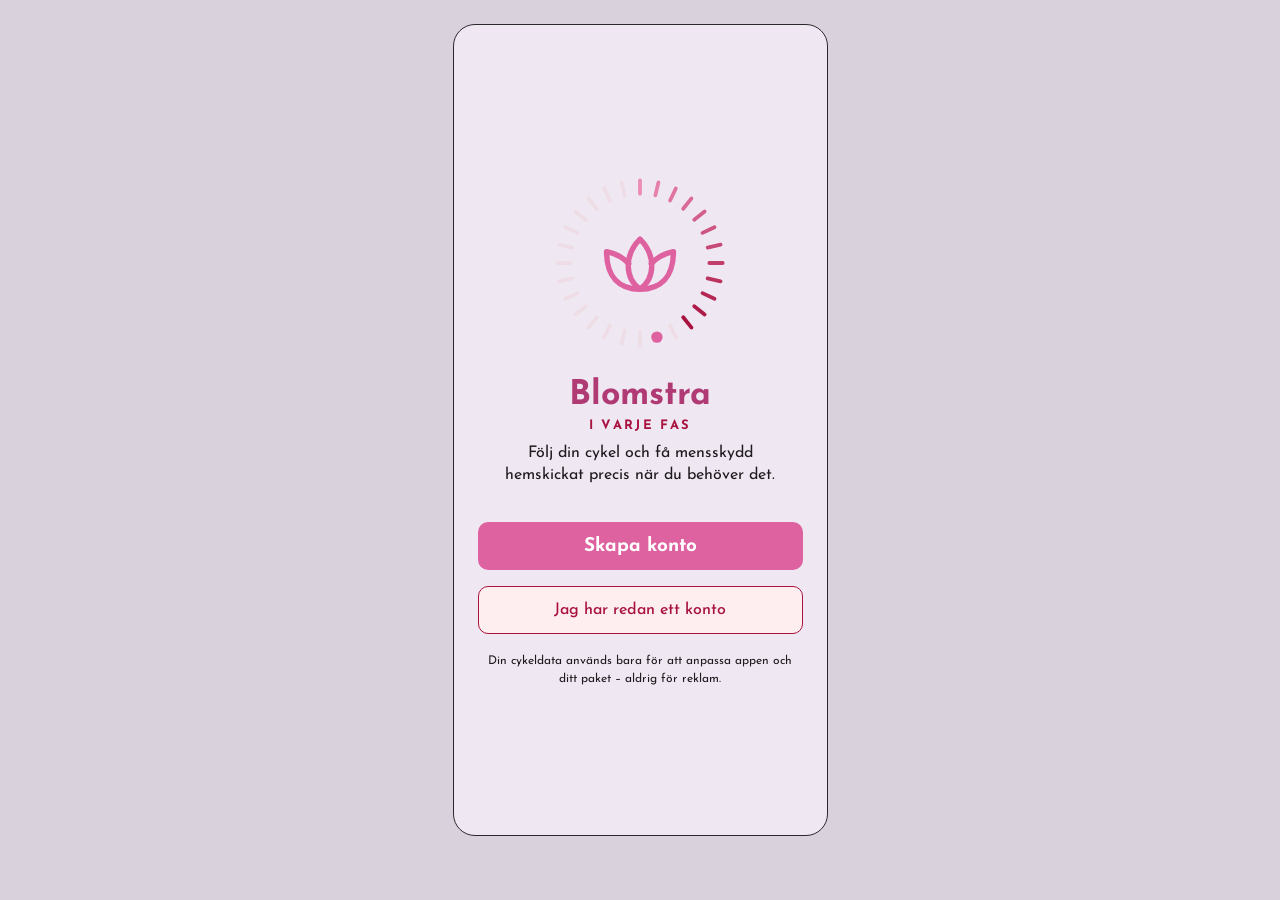
<file: valkommen.html>
<!doctype html>
<html lang="sv" data-public>
<head>
  <meta charset="utf-8">
  <meta name="viewport" content="width=device-width, initial-scale=1, viewport-fit=cover">
  <title>Blomstra – Välkommen</title>
  <link rel="stylesheet" href="styles.css?v=20261119c">
  <link rel="manifest" href="manifest.webmanifest">
  <link rel="icon" type="image/svg+xml" href="ikoner/ikon.svg">
  <link rel="apple-touch-icon" href="ikoner/ikon-180.png">
  <meta name="theme-color" content="#efe8f3">
  <meta name="mobile-web-app-capable" content="yes">
  <meta name="apple-mobile-web-app-capable" content="yes">
  <meta name="apple-mobile-web-app-title" content="Blomstra">
  <meta name="apple-mobile-web-app-status-bar-style" content="default">
  <script src="auth.js"></script>
</head>
<body>
  <div class="phone">
    <main class="screen welcome">
      <div class="welcome-art" aria-hidden="true">
        <svg viewBox="0 0 200 200">
          <line x1="100.0" y1="27.0" x2="100.0" y2="13.0" stroke="rgb(236,140,182)" stroke-width="4" stroke-linecap="round"/>
          <line x1="116.2" y1="28.8" x2="119.4" y2="15.2" stroke="rgb(230,129,171)" stroke-width="4" stroke-linecap="round"/>
          <line x1="131.7" y1="34.2" x2="137.7" y2="21.6" stroke="rgb(224,118,160)" stroke-width="4" stroke-linecap="round"/>
          <line x1="145.5" y1="42.9" x2="154.2" y2="32.0" stroke="rgb(217,107,150)" stroke-width="4" stroke-linecap="round"/>
          <line x1="157.1" y1="54.5" x2="168.0" y2="45.8" stroke="rgb(211,96,139)" stroke-width="4" stroke-linecap="round"/>
          <line x1="165.8" y1="68.3" x2="178.4" y2="62.3" stroke="rgb(205,85,128)" stroke-width="4" stroke-linecap="round"/>
          <line x1="171.2" y1="83.8" x2="184.8" y2="80.6" stroke="rgb(199,73,117)" stroke-width="4" stroke-linecap="round"/>
          <line x1="173.0" y1="100.0" x2="187.0" y2="100.0" stroke="rgb(193,62,106)" stroke-width="4" stroke-linecap="round"/>
          <line x1="171.2" y1="116.2" x2="184.8" y2="119.4" stroke="rgb(187,51,95)" stroke-width="4" stroke-linecap="round"/>
          <line x1="165.8" y1="131.7" x2="178.4" y2="137.7" stroke="rgb(180,40,85)" stroke-width="4" stroke-linecap="round"/>
          <line x1="157.1" y1="145.5" x2="168.0" y2="154.2" stroke="rgb(174,29,74)" stroke-width="4" stroke-linecap="round"/>
          <line x1="145.5" y1="157.1" x2="154.2" y2="168.0" stroke="rgb(168,18,63)" stroke-width="4" stroke-linecap="round"/>
          <line x1="131.7" y1="165.8" x2="137.7" y2="178.4" stroke="#eedde5" stroke-width="4" stroke-linecap="round"/>
          <circle cx="117.8" cy="178.0" r="6" fill="#df62a0"/>
          <line x1="100.0" y1="173.0" x2="100.0" y2="187.0" stroke="#eedde5" stroke-width="4" stroke-linecap="round"/>
          <line x1="83.8" y1="171.2" x2="80.6" y2="184.8" stroke="#eedde5" stroke-width="4" stroke-linecap="round"/>
          <line x1="68.3" y1="165.8" x2="62.3" y2="178.4" stroke="#eedde5" stroke-width="4" stroke-linecap="round"/>
          <line x1="54.5" y1="157.1" x2="45.8" y2="168.0" stroke="#eedde5" stroke-width="4" stroke-linecap="round"/>
          <line x1="42.9" y1="145.5" x2="32.0" y2="154.2" stroke="#eedde5" stroke-width="4" stroke-linecap="round"/>
          <line x1="34.2" y1="131.7" x2="21.6" y2="137.7" stroke="#eedde5" stroke-width="4" stroke-linecap="round"/>
          <line x1="28.8" y1="116.2" x2="15.2" y2="119.4" stroke="#eedde5" stroke-width="4" stroke-linecap="round"/>
          <line x1="27.0" y1="100.0" x2="13.0" y2="100.0" stroke="#eedde5" stroke-width="4" stroke-linecap="round"/>
          <line x1="28.8" y1="83.8" x2="15.2" y2="80.6" stroke="#eedde5" stroke-width="4" stroke-linecap="round"/>
          <line x1="34.2" y1="68.3" x2="21.6" y2="62.3" stroke="#eedde5" stroke-width="4" stroke-linecap="round"/>
          <line x1="42.9" y1="54.5" x2="32.0" y2="45.8" stroke="#eedde5" stroke-width="4" stroke-linecap="round"/>
          <line x1="54.5" y1="42.9" x2="45.8" y2="32.0" stroke="#eedde5" stroke-width="4" stroke-linecap="round"/>
          <line x1="68.3" y1="34.2" x2="62.3" y2="21.6" stroke="#eedde5" stroke-width="4" stroke-linecap="round"/>
          <line x1="83.8" y1="28.8" x2="80.6" y2="15.2" stroke="#eedde5" stroke-width="4" stroke-linecap="round"/>
          <g transform="translate(56 66) scale(2.2)" fill="none" stroke="#df62a0" stroke-width="2.6" stroke-linecap="round" stroke-linejoin="round">
            <path d="M20 28C12.5 22.5 12.5 11.5 20 4c7.5 7.5 7.5 18.5 0 24z"/>
            <path d="M20 28C10 28 4 22 4 10c4.5 1 8 2.8 10.6 5.8"/>
            <path d="M20 28c10 0 16-6 16-18-4.5 1-8 2.8-10.6 5.8"/>
          </g>
        </svg>
      </div>
      <h1 class="h1 welcome-title">Blomstra</h1>
      <p class="welcome-slogan">I varje fas</p>
      <p class="lead">Följ din cykel och få mensskydd hemskickat precis när du behöver det.</p>

      <div class="welcome-actions">
        <a class="btn btn-primary" href="registrera.html">Skapa konto</a>
        <a class="btn btn-outline" href="loggain.html">Jag har redan ett konto</a>
      </div>
      <p class="fineprint">Din cykeldata används bara för att anpassa appen och ditt paket – aldrig för reklam.</p>
    </main>
  </div>
</body>
</html>
</file>
<file: styles.css>
/* Blomstra – delade stilar */
@import url("https://fonts.googleapis.com/css2?family=Josefin+Sans:wght@400;500;600;700&display=swap");

:root {
  --bg: #efe8f3;          /* lavendel bakgrund */
  --surface: #ffeef0;     /* ljusrosa kort */
  --pink: #df62a0;        /* primär rosa */
  --pink-soft: #df62a0;
  --pink-text: #b03a74;   /* rosa för text: 4,7:1 mot bakgrunden (WCAG AA) */
  --wine: #a8123f;        /* mörk vinröd */
  --ink: #1f1a1d;
  --muted: #5a5257;
  --line: #e7a6c4;
  --radius: 12px;
  --radius-pill: 999px;
  --font: "Josefin Sans", system-ui, sans-serif;
}

* { box-sizing: border-box; }

html, body {
  margin: 0;
  min-height: 100%;
}

body {
  font-family: var(--font);
  color: var(--ink);
  background: #d9d2dd;
  display: flex;
  justify-content: center;
  align-items: flex-start;
  min-height: 100vh;
  padding: 24px 16px;
  -webkit-font-smoothing: antialiased;
}

a { color: inherit; }

button { font: inherit; color: inherit; cursor: pointer; }

/* ---------- Telefonram ---------- */
.phone {
  position: relative;
  width: 100%;
  max-width: 375px;
  min-height: 812px;
  background: var(--bg);
  border: 1px solid #2a2a2a;
  border-radius: 22px;
  overflow: hidden;
  overflow: clip; /* clip i stället för hidden så att menyn i botten kan vara sticky */
  display: flex;
  flex-direction: column;
}

@media (max-width: 480px) {
  body { padding: 0; background: var(--bg); }
  .phone { border: 0; border-radius: 0; min-height: 100vh; max-width: none; }
  /* Telefon: menyn fäst mot skärmens nederkant (fungerar även i äldre Safari) */
  .phone > .tabbar { position: fixed; left: 0; right: 0; bottom: 0; }
  .phone:has(> .tabbar) > .screen { padding-bottom: calc(110px + env(safe-area-inset-bottom)); }
}

.screen {
  flex: 1;
  /* Lämnar plats för telefonens egen statusrad (klocka, batteri) */
  padding: calc(28px + env(safe-area-inset-top)) 24px 32px;
  display: flex;
  flex-direction: column;
}

/* ---------- Typografi ---------- */
.h1 {
  font-size: 28px;
  font-weight: 700;
  color: var(--pink-text);
  margin: 0;
  line-height: 1.15;
  display: flex;
  align-items: center;
  gap: 12px;
}

.h1 svg { width: 26px; height: 26px; }

.lead { font-size: 16px; line-height: 1.4; margin: 8px 0 0; }
.small { font-size: 13px; }
.muted { color: var(--muted); }

.label {
  font-size: 12px;
  font-weight: 500;
  letter-spacing: .04em;
  text-transform: uppercase;
  margin: 22px 0 10px;
}
.label.wine { color: var(--wine); font-weight: 600; }

.back {
  display: inline-flex;
  align-items: center;
  gap: 6px;
  color: var(--wine);
  text-decoration: none;
  font-size: 15px;
  margin-bottom: 18px;
  align-self: flex-start;
}
.back svg { width: 14px; height: 14px; }

.link {
  color: var(--ink);
  text-decoration: underline;
  text-underline-offset: 3px;
  font-size: 15px;
  background: none;
  border: 0;
  padding: 0;
}
.link.wine { color: var(--wine); }

/* ---------- Kort ---------- */
.card {
  background: var(--surface);
  border: 1px solid var(--pink);
  border-radius: var(--radius);
  padding: 16px;
}
.card.wine { border-color: var(--wine); }

/* ---------- Knappar ---------- */
.btn {
  display: flex;
  align-items: center;
  justify-content: center;
  width: 100%;
  min-height: 48px;
  border-radius: 10px;
  font-size: 16px;
  font-weight: 500;
  text-decoration: none;
  border: 1.5px solid transparent;
  transition: transform .08s ease, filter .15s ease;
}
.btn:active { transform: scale(.98); }

.btn-primary { background: var(--pink); color: #fff; }
.btn-primary:hover { filter: brightness(1.05); }
/* Vit text på rosa har 3,3:1. Fet text från 19 px räknas som stor text i WCAG AA (krav 3:1). */
.btn.btn-primary, .add-form .btn-primary, .editor-actions .btn-primary { font-size: 19px; font-weight: 700; }

.btn-outline {
  background: var(--surface);
  color: var(--wine);
  border-color: var(--wine);
}
.btn-outline:hover { background: #ffe3e8; }

.btn + .btn { margin-top: 16px; }

/* ---------- Chips ---------- */
.chips { display: flex; flex-wrap: wrap; gap: 8px; }

.chip {
  background: var(--surface);
  border: 1.5px solid var(--pink);
  border-radius: var(--radius-pill);
  padding: 7px 14px 5px;
  font-size: 14px;
  line-height: 1.2;
}
.chip[aria-pressed="true"] {
  background: var(--pink);
  color: var(--ink); /* mörk text: 5,2:1 mot rosa */
}
.chip[aria-pressed="true"]::before { content: "✓ "; }

/* ---------- Formulär ---------- */
.textarea {
  width: 100%;
  min-height: 88px;
  border: 1.5px solid var(--pink);
  border-radius: 8px;
  background: var(--surface);
  font: inherit;
  font-size: 14px;
  padding: 12px 14px;
  resize: vertical;
}
.textarea:focus, .btn:focus-visible, .chip:focus-visible {
  outline: 2px solid var(--wine);
  outline-offset: 2px;
}

/* ---------- Tabbar ---------- */
.tabbar {
  /* Menyn ligger kvar i botten av skärmen när man scrollar */
  position: sticky;
  bottom: 0;
  z-index: 30;
  display: grid;
  grid-template-columns: repeat(4, 1fr);
  background: var(--surface);
  border-top: 1px solid var(--line);
  padding: 10px 6px calc(14px + env(safe-area-inset-bottom));
}

.tab {
  display: flex;
  flex-direction: column;
  align-items: center;
  gap: 6px;
  text-decoration: none;
  font-size: 13px;
  color: var(--ink);
}
.tab svg { width: 28px; height: 28px; color: var(--pink); }
.tab { position: relative; }
/* Notis på Leverans när mensen närmar sig och det är dags för paketet */
.tab-notis {
  position: absolute;
  top: -4px;
  left: calc(50% + 6px);
  min-width: 18px;
  height: 18px;
  padding: 0 5px;
  border-radius: 999px;
  background: var(--wine);
  color: #fff;
  font-size: 11px;
  font-weight: 700;
  line-height: 18px;
  text-align: center;
  box-shadow: 0 0 0 2px var(--surface);
  animation: kb-pop .5s cubic-bezier(.3, 1.6, .5, 1);
}
@media (prefers-reduced-motion: reduce) { .tab-notis { animation: none; } }
.tab[aria-current="page"] span {
  font-weight: 700;
  border-bottom: 3px solid var(--pink);
  padding: 0 4px 2px;
}

/* ===================================================
   Skärm 1 – Översikt
   =================================================== */
.date { font-size: 14px; margin: 10px 0 0; }

.phase {
  display: inline-flex;
  align-items: center;
  gap: 6px;
  align-self: flex-start;
  background: none;
  border: 0;
  padding: 4px 0;
  color: var(--pink-text);
  font-weight: 600;
  font-size: 15px;
  margin: 18px 0 10px;
  text-align: left;
}
.phase span { text-decoration: underline; text-decoration-thickness: 1.5px; text-underline-offset: 3px; }
.phase svg { width: 17px; height: 17px; flex-shrink: 0; }
.phase:focus-visible { outline: 2px solid var(--wine); outline-offset: 2px; border-radius: 4px; }

.cycle {
  text-align: center;
  padding: 18px 16px 20px;
  margin-bottom: 18px;
}

.ring {
  position: relative;
  width: 200px;
  height: 200px;
  margin: 0 auto;
}
.ring svg { width: 100%; height: 100%; display: block; overflow: visible; }
.ring-text {
  position: absolute;
  inset: 0;
  display: flex;
  flex-direction: column;
  align-items: center;
  justify-content: center;
}
.ring strong { font-size: 30px; font-weight: 700; line-height: 1; }
.ring small { font-size: 12px; margin-top: 6px; }
.ring-text { pointer-events: none; text-align: center; }
.ring svg { touch-action: manipulation; cursor: pointer; -webkit-tap-highlight-color: transparent; user-select: none; -webkit-user-select: none; }
.ring svg:focus { outline: none; }
.ring svg:focus-visible { outline: 2px solid var(--wine); outline-offset: 6px; border-radius: 50%; }
.ring .ring-phase { margin-top: 4px; font-weight: 600; color: var(--wine); max-width: 120px; line-height: 1.25; }
.ring.scrubbing strong { color: var(--wine); }

.cycle .ovu-note {
  display: inline-flex;
  align-items: center;
  gap: 8px;
  font-size: 13px;
  font-weight: 400;
  color: var(--muted);
  margin-top: 8px;
}
.ovu-note .dot {
  width: 9px;
  height: 9px;
  border-radius: 50%;
  background: var(--pink);
}

.cycle p { font-size: 18px; font-weight: 500; margin: 16px 0 0; }

.delivery { margin-top: 20px; }
.delivery .eyebrow { font-size: 12px; font-weight: 500; letter-spacing: .04em; margin: 0; }
.delivery h2 { font-size: 16px; font-weight: 500; margin: 8px 0; }
.delivery h2.due { color: var(--wine); font-weight: 700; }
.delivery .meta { color: var(--pink-text); font-size: 13px; margin: 0 0 8px; }

/* ===================================================
   Skärm 2 – Logga din mens
   =================================================== */
.log .h1 { margin-bottom: 4px; }
.log .label:first-of-type { margin-top: 14px; }
.log .actions { margin-top: 18px; }

/* ===================================================
   Skärm 3 – Mensen närmar sig
   =================================================== */
.hero {
  height: 104px;
  border-radius: 10px;
  overflow: hidden;
  margin-bottom: 22px;
  background: linear-gradient(120deg, #f6c6d6 0%, #e98fb4 55%, #f3b5c8 100%);
}
.hero svg { width: 100%; height: 100%; display: block; }

.package-card { margin: 18px 0 20px; }
.package-card .eyebrow { font-size: 12px; font-weight: 500; letter-spacing: .04em; margin: 0 0 6px; }
.package-card ul { list-style: none; margin: 0; padding: 0; }
.package-card li { font-size: 15px; padding: 6px 0; }
.package-card .total {
  display: flex;
  justify-content: space-between;
  font-weight: 600;
  border-top: 1px solid var(--ink);
  margin-top: 6px;
  padding-top: 10px;
}
.package-card .note { font-size: 12px; margin: 10px 0 0; }

.split-links {
  display: flex;
  justify-content: space-between;
  margin-top: 20px;
}

/* ===================================================
   Skärm 4 – Ditt paket
   =================================================== */
.list {
  background: var(--surface);
  border: 1px solid var(--wine);
  border-radius: var(--radius);
  overflow: hidden;
}
/* Listan klipper allt utanför kanten, så fokusramen ritas på insidan av raden */
.list a:focus-visible, .list button:focus-visible {
  outline: 2px solid var(--wine);
  outline-offset: -4px;
  border-radius: 10px;
}

.row {
  display: flex;
  align-items: center;
  justify-content: space-between;
  min-height: 48px;
  padding: 8px 14px;
}
.row + .row { border-top: 1px solid var(--line); }

.check {
  display: flex;
  align-items: center;
  gap: 14px;
  font-size: 15px;
  cursor: pointer;
}
.check input {
  appearance: none;
  width: 20px;
  height: 20px;
  margin: 0;
  border: 1.5px solid var(--wine);
  border-radius: 4px;
  background: #fff;
  display: grid;
  place-content: center;
  cursor: pointer;
}
.check input:checked { background: var(--pink); }
.check input:checked::after {
  content: "";
  width: 6px;
  height: 10px;
  border: solid #fff;
  border-width: 0 2px 2px 0;
  transform: translateY(-1px) rotate(45deg);
}

.stepper { display: flex; align-items: center; gap: 10px; }
.stepper button {
  width: 30px;
  height: 30px;
  border-radius: 50%;
  border: 1.5px solid var(--wine);
  background: #fff;
  font-size: 16px;
  line-height: 1;
  display: grid;
  place-content: center;
  padding: 0;
}
.stepper output { min-width: 12px; text-align: center; font-weight: 600; }

.radio {
  display: flex;
  align-items: center;
  gap: 12px;
  font-size: 15px;
  padding: 4px 0;
  cursor: pointer;
}
.radio input {
  appearance: none;
  width: 22px;
  height: 22px;
  margin: 0;
  border: 1.5px solid var(--wine);
  border-radius: 50%;
  background: #fff;
  display: grid;
  place-content: center;
  cursor: pointer;
}
.radio input:checked::after {
  content: "";
  width: 12px;
  height: 12px;
  border-radius: 50%;
  background: var(--wine);
}

.savebar {
  display: flex;
  align-items: center;
  justify-content: space-between;
  gap: 16px;
  background: var(--surface);
  border-top: 1px solid var(--line);
  padding: 16px 24px calc(22px + env(safe-area-inset-bottom));
}
.savebar small { font-size: 13px; }
.savebar strong { display: block; font-size: 20px; font-weight: 700; margin-top: 4px; }
.savebar .btn { width: auto; padding: 0 38px; background: var(--pink-soft); }

/* ===================================================
   Skärm 5 – Räckte ditt paket?
   =================================================== */
.feedback .kicker { font-size: 15px; margin: 6px 0 10px; }
.feedback .choices { margin-top: 20px; }
.reward-hint { display: flex; align-items: center; gap: 12px; margin: 16px 0 0; padding: 12px 14px; border-radius: 12px; background: rgba(223, 98, 160, .12); color: var(--ink); font-size: 14px; line-height: 1.4; }
.reward-hint .lotus { flex: none; width: 34px; height: 28px; color: var(--pink); }
.reward-hint strong { color: var(--wine); }
.feedback .skip { display: block; text-align: center; margin: 14px auto 0; }
.divider { border: 0; border-top: 1px solid var(--pink); margin: 22px 0; }

.cup-card h2 { font-size: 16px; font-weight: 600; margin: 0 0 10px; }
.cup-card p { font-size: 13px; line-height: 1.45; margin: 0 0 16px; }

.switch-row { display: flex; align-items: center; justify-content: space-between; font-size: 15px; font-weight: 500; }

.switch { position: relative; width: 50px; height: 30px; }
.switch input { position: absolute; inset: 0; opacity: 0; margin: 0; cursor: pointer; }
.switch span {
  position: absolute;
  inset: 0;
  border-radius: var(--radius-pill);
  background: #d5c8d1;
  transition: background .2s ease;
  pointer-events: none;
}
.switch span::after {
  content: "";
  position: absolute;
  top: 3px;
  left: 3px;
  width: 24px;
  height: 24px;
  border-radius: 50%;
  background: #fff;
  box-shadow: 0 1px 3px rgba(0,0,0,.2);
  transition: transform .2s ease;
}
.switch input:checked + span { background: var(--pink); }
.switch input:checked + span::after { transform: translateX(20px); }
.switch input:focus-visible + span { outline: 2px solid var(--wine); outline-offset: 2px; }

.fineprint { font-size: 12px; text-align: center; line-height: 1.5; margin: 18px 8px 0; }

.thanks {
  text-align: center;
  color: var(--wine);
  font-weight: 600;
  margin: 8px 0 0;
  font-size: 14px;
}

/* ===================================================
   Kalender
   =================================================== */
.month-nav {
  display: flex;
  align-items: center;
  justify-content: space-between;
  margin: 18px 0 12px;
}
.month-nav h2 { font-size: 18px; font-weight: 600; margin: 0; text-transform: capitalize; }
.month-nav button {
  width: 34px;
  height: 34px;
  border-radius: 50%;
  border: 1.5px solid var(--wine);
  background: var(--surface);
  color: var(--wine);
  display: grid;
  place-content: center;
  padding: 0;
}
.month-nav button svg { width: 14px; height: 14px; }

.cal { padding: 12px 10px 14px; }
.cal-head, .cal-grid {
  display: grid;
  grid-template-columns: repeat(7, 1fr);
  text-align: center;
}
.cal-head span { font-size: 11px; font-weight: 600; color: var(--muted); padding-bottom: 8px; }
.cal-grid { row-gap: 6px; }

.day {
  position: relative;
  justify-self: center;
  width: 38px;
  height: 38px;
  border-radius: 50%;
  border: 1.5px solid transparent;
  background: none;
  font-size: 14px;
  padding: 3px 0 0;
  text-decoration: none;
  display: grid;
  place-content: center;
}
.day:hover { background: #ffe1e8; }
.day.empty { visibility: hidden; }
.day.period { background: var(--wine); color: #fff; }
.day.predicted { border: 1.5px dashed var(--pink); color: var(--wine); background: #ffe1ec; }
.day.today { border: 2px solid var(--ink); font-weight: 700; }
.day.ovulation::after {
  content: "";
  position: absolute;
  bottom: 3px;
  left: 50%;
  width: 5px;
  height: 5px;
  margin-left: -2.5px;
  border-radius: 50%;
  background: var(--pink);
}

.legend {
  display: flex;
  flex-wrap: wrap;
  gap: 10px 16px;
  font-size: 12px;
  margin: 14px 2px 0;
}
.legend span { display: inline-flex; align-items: center; gap: 6px; }
.legend i {
  display: inline-block;
  width: 14px;
  height: 14px;
  border-radius: 50%;
}
.legend .l-period { background: var(--wine); }
.legend .l-pred { border: 1.5px dashed var(--pink); background: #ffe1ec; }
.legend .l-ovu { width: 7px; height: 7px; background: var(--pink); margin: 0 3px; }
.legend .l-today { border: 2px solid var(--ink); }
.legend .l-sym { width: 7px; height: 7px; background: #f0a63c; margin: 0 3px; }
.legend .l-sex { width: 10px; height: 9px; border-radius: 0; background: url("data:image/svg+xml,%3Csvg xmlns='http://www.w3.org/2000/svg' viewBox='0 0 10 9'%3E%3Cpath d='M5 8.6S.4 5.8.4 2.9C.4 1.5 1.4.4 2.7.4c1 0 1.7.6 2.3 1.4C5.6 1 6.3.4 7.3.4c1.3 0 2.3 1.1 2.3 2.5C9.6 5.8 5 8.6 5 8.6z' fill='%237b5cd6'/%3E%3C/svg%3E") center / contain no-repeat; margin: 0 1px; }

.stats {
  display: grid;
  grid-template-columns: 1fr 1fr;
  gap: 12px;
  margin-top: 18px;
}
.stat { padding: 14px; }
.stat small { display: block; font-size: 12px; color: var(--muted); }
.stat strong { display: block; font-size: 22px; font-weight: 700; color: var(--wine); margin-top: 6px; }

.history { list-style: none; margin: 0; padding: 0; }
.history li { padding: 12px 14px; }
.history li + li { border-top: 1px solid var(--line); }
.history b { display: block; font-size: 15px; font-weight: 600; }
.history span { font-size: 13px; color: var(--muted); }

/* ===================================================
   Profil
   =================================================== */
.profile-head {
  display: flex;
  align-items: center;
  gap: 16px;
  margin: 4px 0 6px;
}
.avatar {
  width: 64px;
  height: 64px;
  border-radius: 50%;
  background: var(--pink);
  color: #fff;
  font-size: 28px;
  font-weight: 700;
  display: grid;
  place-content: center;
  padding-top: 4px;
  flex-shrink: 0;
}
.profile-head p { margin: 4px 0 0; font-size: 14px; color: var(--muted); }

a.row, button.row {
  width: 100%;
  text-decoration: none;
  font-size: 15px;
  background: none;
  border: 0;
  text-align: left;
}
a.row:hover, button.row:hover { background: #ffe1e8; }
.row .value {
  display: inline-flex;
  align-items: center;
  gap: 8px;
  color: var(--muted);
  font-size: 14px;
}
.row .value svg { width: 14px; height: 14px; color: var(--wine); }
.row.danger { color: var(--wine); font-weight: 600; }

.logout { display: block; text-align: center; margin: 22px auto 0; }

/* ---------- Logga: datumväljare och nytt symtom ---------- */
.sr-only {
  position: absolute;
  width: 1px;
  height: 1px;
  overflow: hidden;
  clip: rect(0 0 0 0);
  white-space: nowrap;
}

.picker { margin-top: 12px; padding: 14px 10px 12px; }
.picker-title { font-size: 15px; font-weight: 600; margin: 0 4px; color: var(--wine); }
.picker .month-nav { margin: 10px 4px 10px; }
.picker .month-nav h2 { font-size: 16px; }
.picker .month-nav button:disabled { opacity: .3; cursor: default; }
.picker .day { width: 36px; height: 36px; cursor: pointer; }
.picker .day:disabled { color: #b9aab2; cursor: default; background: none; }
.picker .day.selected { background: var(--pink); color: var(--ink); font-weight: 700; }

.add-form {
  display: flex;
  flex-wrap: wrap;
  align-items: center;
  gap: 10px;
  margin-top: 12px;
}
.input {
  flex: 1 1 100%;
  min-height: 44px;
  border: 1.5px solid var(--pink);
  border-radius: 8px;
  background: var(--surface);
  font: inherit;
  font-size: 15px;
  padding: 10px 14px 8px;
}
.input:focus { outline: 2px solid var(--wine); outline-offset: 2px; }
.add-form .btn { width: auto; min-height: 40px; padding: 0 22px; font-size: 15px; }

/* ---------- Ditt paket: fast intervall ---------- */
.interval {
  margin: 8px 0 0 34px;
  padding: 0;
  min-width: 0;
}
.interval .row { justify-content: flex-start; min-height: 44px; padding: 6px 14px; }
.interval .row:hover { background: #ffe1e8; }
.interval-note {
  margin: 0;
  padding: 10px 14px 12px;
  border-top: 1px solid var(--line);
  font-size: 13px;
  color: var(--wine);
}

/* ---------- Profil: redigera cykel ---------- */
.row .chev { transition: transform .2s ease; transform-box: fill-box; transform-origin: center; }
.editor + .row { border-top: 1px solid var(--line); }
.row[aria-expanded="true"] .chev { transform: rotate(90deg); }
.row small.source { display: block; font-size: 12px; color: var(--muted); margin-top: 2px; }

.editor {
  border-top: 1px solid var(--line);
  background: #fff6f8;
  padding: 14px 14px 16px;
}
.editor p { margin: 0 0 12px; font-size: 13px; color: var(--muted); }
.stepper.big { justify-content: center; gap: 14px; }
.stepper.big button { width: 40px; height: 40px; font-size: 20px; }
.stepper.big output { font-size: 26px; font-weight: 700; min-width: 34px; color: var(--wine); }
.stepper.big span { font-size: 14px; margin-left: -8px; }
.editor-actions {
  display: flex;
  align-items: center;
  flex-wrap: wrap;
  gap: 14px;
  margin-top: 14px;
}
.editor-actions .btn { width: auto; min-height: 40px; padding: 0 26px; font-size: 15px; }
.editor-actions .link { font-size: 13px; }

/* ---------- Fas-popup (bottenark) ---------- */
.sheet {
  position: fixed;
  inset: 0;
  z-index: 50;
  display: flex;
  align-items: flex-end;
  justify-content: center;
  font-family: var(--font);
}
.sheet-backdrop {
  position: absolute;
  inset: 0;
  background: rgba(40, 20, 30, .45);
  animation: fade-in .2s ease-out;
}
.sheet .sheet-inner {
  width: 100%;
  max-width: 375px;
  animation: sheet-up .25s ease-out;
}
.sheet-inner:focus { outline: none; }
@keyframes sheet-up { from { transform: translateY(40px); opacity: 0; } to { transform: none; opacity: 1; } }
@keyframes fade-in { from { opacity: 0; } to { opacity: 1; } }
@media (prefers-reduced-motion: reduce) { .sheet .sheet-inner, .sheet-backdrop { animation: none; } }

.sheet-inner { animation: sheet-up .25s ease-out; }
@keyframes sheet-up { from { transform: translateY(40px); opacity: 0; } to { transform: none; opacity: 1; } }
@media (prefers-reduced-motion: reduce) { .sheet[open] .sheet-inner { animation: none; } }

.sheet-inner {
  position: relative;
  background: var(--bg);
  border-radius: 22px 22px 0 0;
  padding: 10px 24px calc(24px + env(safe-area-inset-bottom));
  max-height: 88vh;
  overflow-y: auto;
}
.sheet-handle {
  width: 40px;
  height: 4px;
  border-radius: 4px;
  background: var(--line);
  margin: 0 auto 14px;
}
.sheet-close {
  position: absolute;
  top: 16px;
  right: 16px;
  width: 34px;
  height: 34px;
  border-radius: 50%;
  border: 1.5px solid var(--wine);
  background: var(--surface);
  color: var(--wine);
  display: grid;
  place-content: center;
  padding: 0;
}
.sheet-close svg { width: 12px; height: 12px; }
.sheet-range { font-size: 12px; font-weight: 600; letter-spacing: .04em; text-transform: uppercase; color: var(--wine); margin: 8px 0 4px; }
.sheet-title { font-size: 26px; font-weight: 700; color: var(--pink-text); margin: 0 0 8px; }
.sheet-lead { font-size: 15px; line-height: 1.45; margin: 0 0 6px; }
.sheet .btn { margin-top: 18px; }
.sheet .fineprint { margin-top: 12px; }

.phase-section { margin-top: 14px; }
.phase-section h3 { font-size: 13px; font-weight: 600; color: var(--wine); margin: 0 0 4px; }
.phase-section p { font-size: 14px; line-height: 1.45; margin: 0; }

/* ---------- Faser-sidan ---------- */
.phase-list { display: flex; flex-direction: column; gap: 14px; margin-top: 18px; }
.phase-card { padding: 16px; scroll-margin-top: 16px; }
.phase-card.current { border: 2px solid var(--wine); background: #ffe6ec; }
.phase-card-top { display: flex; align-items: center; justify-content: space-between; gap: 8px; }
.phase-range { font-size: 12px; font-weight: 600; letter-spacing: .04em; text-transform: uppercase; color: var(--wine); }
.badge { background: var(--wine); color: #fff; font-size: 12px; font-weight: 600; border-radius: 999px; padding: 4px 10px 2px; }
.phase-card h2 { font-size: 20px; font-weight: 700; color: var(--pink-text); margin: 6px 0 6px; }
.phase-lead { font-size: 15px; line-height: 1.45; margin: 0; }

/* ---------- Leverans: valt datum och pausade leveranser ---------- */
.delivery-picker { margin-top: 0; padding: 14px 10px; }
.delivery-picker > p { margin: 0 4px 10px; }
.delivery-picker .month-nav { margin: 4px 4px 10px; }
.delivery-picker .month-nav button:disabled { opacity: .3; cursor: default; }
.delivery-picker [data-delivery-suggest] { display: block; margin: 12px auto 0; font-size: 14px; }
.delivery-fine { text-align: left; margin: 8px 2px 0; }
.delivery-actions { display: flex; align-items: center; flex-wrap: wrap; gap: 16px; }
.small-btn { width: auto; min-height: 40px; padding: 0 18px; font-size: 15px; }
.paused-card { margin-bottom: 16px; border-color: var(--wine); }
.paused-card p { margin: 0 0 12px; font-size: 15px; line-height: 1.4; }

.pause-box { padding: 14px; }
.pause-box fieldset { border: 0; margin: 0; padding: 0; min-width: 0; }
.pause-legend { font-size: 14px; line-height: 1.4; color: var(--muted); margin-bottom: 12px; padding: 0; }
.pause-box .chips { flex-wrap: nowrap; gap: 6px; }
.pause-box .chip { flex: 1; text-align: center; padding-left: 6px; padding-right: 6px; white-space: nowrap; }
.pause-until { font-size: 13px; color: var(--wine); margin: 12px 0; }
.pause-status { font-size: 15px; line-height: 1.4; margin: 0 0 12px; }

/* ---------- Beställning: adress och kvitto ---------- */
.field-pair { display: grid; grid-template-columns: 1fr 1.5fr; gap: 12px; }
.field-pair .field { min-width: 0; }
.address-card { margin-top: 6px; }
.address-card p { margin: 0; font-size: 15px; line-height: 1.45; white-space: pre-line; }
.address-card .address-name { font-weight: 600; margin-bottom: 2px; }
.order-facts { list-style: none; margin: 14px 0 0; padding: 0; font-size: 14px; }
.order-facts li { display: flex; justify-content: space-between; padding: 6px 2px; border-bottom: 1px solid var(--line); }
.order-facts li span:last-child { font-weight: 600; color: var(--wine); }
.sheet .btn + .btn { margin-top: 12px; }
.sheet-title:focus { outline: none; }
#order-sheet .sheet-title { margin-top: 14px; padding-right: 44px; }
#order-sheet .order-done .sheet-title { padding: 0 22px; margin-top: 0; }
.form.address-form { margin-top: 0; gap: 14px; }
.address-form .sheet-title { margin-bottom: 0; }
.address-cancel { align-self: center; font-size: 15px; }
.order-done { text-align: center; padding-top: 8px; }
.done-icon { width: 72px; height: 72px; border-radius: 50%; background: var(--pink); display: grid; place-content: center; margin: 4px auto 14px; animation: pop .3s ease-out; }
.done-icon svg { width: 40px; height: 40px; }
@keyframes pop { from { transform: scale(.6); opacity: 0; } to { transform: none; opacity: 1; } }
@media (prefers-reduced-motion: reduce) { .done-icon { animation: none; } }
.form.editor.address-form { gap: 12px; }
.editor.address-form .editor-actions { margin-top: 2px; }

/* ---------- Kalender: logga en eller flera dagar ---------- */
.cal-tools { display: flex; align-items: center; justify-content: space-between; gap: 10px; margin-top: 8px; }
.cal-hint { font-size: 14px; margin: 0; color: var(--muted); }
.cal-hint.saved { color: var(--wine); font-weight: 600; }
.cal-tools .pill-link { flex-shrink: 0; cursor: pointer; }
.cal-tools .pill-link[aria-pressed="true"] { background: var(--wine); color: #fff; }
button.day { cursor: pointer; font: inherit; font-size: 14px; color: inherit; }
span.day { color: var(--muted); }
span.day.predicted { color: var(--wine); }
.day.has-symptom::before {
  content: "";
  position: absolute;
  top: 3px;
  right: 3px;
  width: 6px;
  height: 6px;
  border-radius: 50%;
  background: #f0a63c;
}
/* Sex loggat: litet lila hjärta uppe till vänster */
.day.has-sex { background-image: url("data:image/svg+xml,%3Csvg xmlns='http://www.w3.org/2000/svg' viewBox='0 0 10 9'%3E%3Cpath d='M5 8.6S.4 5.8.4 2.9C.4 1.5 1.4.4 2.7.4c1 0 1.7.6 2.3 1.4C5.6 1 6.3.4 7.3.4c1.3 0 2.3 1.1 2.3 2.5C9.6 5.8 5 8.6 5 8.6z' fill='%237b5cd6'/%3E%3C/svg%3E"); background-repeat: no-repeat; background-position: 4px 4px; background-size: 8px 7px; }
.day.selected { box-shadow: 0 0 0 2.5px var(--pink); background: #ffd2e4; color: var(--wine); font-weight: 700; }
.day.selected.period { background: var(--wine); color: #fff; box-shadow: 0 0 0 2.5px var(--pink), 0 0 0 4.5px #fff inset; }
.day.selected::after { content: none; }
.day:focus-visible { outline: 2px solid var(--wine); outline-offset: 2px; }

.multi-bar {
  position: fixed;
  left: 0;
  right: 0;
  bottom: 0;
  margin: 0 auto;
  width: min(375px, 100%);
  z-index: 40;
  background: var(--surface);
  border-top: 1.5px solid var(--wine);
  border-radius: 18px 18px 0 0;
  box-shadow: 0 -6px 20px rgba(80, 20, 40, .12);
  padding: 14px 18px calc(16px + env(safe-area-inset-bottom));
  animation: sheet-up .2s ease-out;
}
.multi-top { display: flex; align-items: center; justify-content: space-between; margin-bottom: 10px; }
.multi-top strong { font-size: 16px; color: var(--wine); }
.multi-top .link { font-size: 14px; }
.multi-actions { display: flex; flex-direction: column; gap: 10px; margin-top: 12px; }
.multi-actions .btn + .btn { margin-top: 0; }
.multi-actions .btn:disabled { opacity: .45; cursor: default; transform: none; }
body.multi-mode .screen { padding-bottom: 240px; }
body.multi-mode .tabbar { visibility: hidden; }

.day-switch { margin-top: 16px; padding: 12px 0; border-bottom: 1px solid var(--line); }
.log-switch { margin-top: 22px; padding: 12px 0; border-top: 1px solid var(--line); border-bottom: 1px solid var(--line); }
#day-sheet .label { margin: 16px 0 8px; }
#day-sheet .sheet-title { padding-right: 44px; }
.day-more { display: block; text-align: center; margin: 14px auto 0; font-size: 14px; }

/* ---------- Profil: exportera data ---------- */
#export-sheet .sheet-title { margin-top: 14px; padding-right: 44px; }
#export-sheet .order-done .sheet-title { padding: 0 22px; margin-top: 0; }
.export-formats { border: 0; margin: 0; padding: 0; min-width: 0; }
.export-formats legend { padding: 0; margin-bottom: 8px; }
.export-format { display: flex; gap: 10px; align-items: flex-start; padding: 12px; border: 1.5px solid var(--line, #eadfe2); border-radius: 14px; margin-top: 8px; cursor: pointer; }
.export-format:has(input:checked) { border-color: var(--wine); background: #fff5f7; }
.export-format input { margin: 3px 0 0; accent-color: var(--wine); flex: none; width: 18px; height: 18px; }
.export-format b { display: block; font-size: 15px; }
.export-format small { display: block; font-size: 13px; line-height: 1.4; opacity: .8; margin-top: 2px; }
.export-includes { font-size: 14px; font-weight: 600; margin: 14px 0 0; }
.export-list { margin: 4px 0 0; padding-left: 20px; font-size: 14px; line-height: 1.6; }
.export-warning { font-size: 13px; line-height: 1.45; color: var(--wine); background: #ffe1e8; border-radius: 10px; padding: 10px 12px; margin: 14px 0 0; }
#export-sheet .order-done b { word-break: break-all; }

/* ---------- Kalender: länk till historik ---------- */
.label-row { display: flex; align-items: center; justify-content: space-between; gap: 10px; margin: 22px 0 10px; }
.label-row .label { margin: 0; }
.pill-link {
  display: inline-flex; align-items: center; gap: 6px;
  border: 1.5px solid var(--wine); border-radius: 999px;
  background: var(--surface); color: var(--wine);
  font-size: 13px; font-weight: 600; text-decoration: none;
  padding: 7px 12px 5px;
}
.pill-link svg { width: 11px; height: 11px; margin-top: -2px; }
.pill-link:hover { background: #ffe1e8; }
.pill-link:focus-visible { outline: 2px solid var(--wine); outline-offset: 2px; }

/* ---------- Menshistorik ---------- */
.history-stats { margin-top: 18px; }
.history-stats .stat strong { font-size: 20px; }
.history-stats .stat strong + small { margin-top: 4px; font-size: 11px; line-height: 1.3; }
.history-legend { display: flex; flex-wrap: wrap; gap: 6px 14px; font-size: 12px; color: var(--muted); margin-top: 14px; }
.history-legend span { display: inline-flex; align-items: center; gap: 6px; }
.history-legend i { width: 16px; height: 8px; border-radius: 4px; display: inline-block; }
.hl-period { background: var(--wine); }
.hl-est { background: repeating-linear-gradient(135deg, var(--wine) 0 3px, #e9a3bd 3px 6px); }
.hl-cycle { background: #eedde5; }
.period-list { display: flex; flex-direction: column; gap: 12px; margin-top: 6px; }
.year-heading { font-size: 13px; font-weight: 600; letter-spacing: .04em; text-transform: uppercase; color: var(--wine); margin: 14px 0 -2px; }
.period-card { padding: 14px 16px; }
.period-card.ongoing { border: 2px solid var(--wine); background: #ffe6ec; }
.period-top { display: flex; align-items: baseline; justify-content: space-between; gap: 10px; }
.period-top h3 { font-size: 16px; font-weight: 600; margin: 0; }
.period-length { font-size: 15px; font-weight: 700; color: var(--wine); white-space: nowrap; }
.cycle-bar { width: var(--w, 100%); height: 10px; border-radius: 5px; background: #eedde5; margin-top: 10px; overflow: hidden; }
.cb-period { display: block; height: 100%; background: var(--wine); border-radius: 5px 0 0 5px; }
.cb-period.est { background: repeating-linear-gradient(135deg, var(--wine) 0 3px, #e9a3bd 3px 6px); }
.period-meta { font-size: 13px; color: var(--muted); margin: 8px 0 0; }
.period-logs { list-style: none; margin: 10px 0 0; padding: 0; border-top: 1px solid var(--line); }
.period-logs li { padding: 8px 0 0; }
.period-logs b { display: block; font-size: 14px; font-weight: 600; }
.period-logs span { display: block; font-size: 13px; color: var(--muted); margin-top: 2px; }
.empty-history h2 { font-size: 17px; color: var(--pink-text); margin: 0 0 6px; }
.empty-history p { font-size: 14px; line-height: 1.45; margin: 0; }
.history-log { margin-top: 22px; }

/* ---------- Kronblad (poäng) ---------- */
.kronblad-badge {
  position: absolute;
  top: calc(20px + env(safe-area-inset-top));
  right: 16px;
  z-index: 2;
  display: flex;
  flex-direction: column;
  align-items: center;
  gap: 2px;
  padding: 6px 6px 4px;
  min-width: 56px;
  border-radius: 12px;
  color: var(--pink-text);
  text-decoration: none;
}
.kronblad-badge .lotus { width: 34px; height: 28px; }
.kronblad-badge span { font-size: 12px; font-weight: 600; color: var(--ink); letter-spacing: .01em; }
.kronblad-badge:hover, .kronblad-badge:focus-visible { background: rgba(223, 98, 160, .12); }
.kronblad-badge:focus-visible { outline: 2px solid var(--wine); outline-offset: 2px; }
.screen:has(> .kronblad-badge) > .h1 { padding-right: 64px; }
.screen:has(> .kronblad-badge) > .cal-tools { margin-top: 18px; }
.screen:has(> .kronblad-badge) > .profile-head { padding-right: 64px; }
/* Leveranssidan: bilden börjar under kronbladsloggan i hörnet */
.screen:has(> .kronblad-badge) > .hero { margin-top: 26px; }
.kronblad-card { margin-top: 22px; text-align: center; display: flex; flex-direction: column; align-items: center; padding: 22px 20px 20px; }
.flower { width: 220px; height: 220px; overflow: visible; }
.flower .petal { fill: transparent; stroke: #b9aab3; stroke-width: 1.6; stroke-dasharray: 3.5 3.5; }
.flower .petal.on { fill: var(--pink); stroke: none; transform-box: fill-box; transform-origin: 50% 100%; animation: petal-in .45s cubic-bezier(.3, 1.5, .5, 1) both; }
.flower .flower-center { fill: var(--pink); }
.flower .flower-num { fill: #fff; font-family: var(--font); font-size: 26px; font-weight: 700; }
.flower.full .flower-center { fill: var(--wine); animation: bloom 1.6s ease-in-out .9s infinite; transform-box: fill-box; transform-origin: center; }
@keyframes petal-in { from { transform: scale(0); opacity: 0; } to { transform: scale(1); opacity: 1; } }
@keyframes bloom { 0%, 100% { transform: scale(1); } 50% { transform: scale(1.08); } }
@media (prefers-reduced-motion: reduce) { .flower .petal.on, .flower .petal.on.new, .flower.full .flower-center, .kb-notis.pop { animation: none; } }
.kb-status { font-size: 20px; font-weight: 700; color: var(--wine); margin: 10px 0 2px; }
.kb-sub { font-size: 14px; margin: 0; }
.kb-saved { font-size: 13px; color: var(--muted); margin: 4px 0 0; }
.kb-welcome { font-size: 14px; color: var(--wine); font-weight: 600; margin: 10px 0 0; }
/* Nya kronblad sedan förra besöket: vinröda och pulserar en gång */
.flower .petal.on.new { fill: var(--wine); animation: petal-in .45s cubic-bezier(.3, 1.5, .5, 1) both, petal-glow 1.6s .6s ease-in-out 1; }
@keyframes petal-glow { 50% { filter: drop-shadow(0 0 6px rgba(223, 98, 160, .9)); } }
/* Notis på kronbladet uppe i hörnet */
.kb-notis {
  position: absolute;
  top: -2px;
  right: -2px;
  min-width: 22px;
  height: 22px;
  padding: 0 6px;
  border-radius: 999px;
  background: var(--wine);
  color: #fff;
  font-size: 12px;
  font-weight: 700;
  line-height: 22px;
  text-align: center;
  box-shadow: 0 0 0 2px var(--bg);
}
.kb-notis.pop { animation: kb-pop .5s cubic-bezier(.3, 1.6, .5, 1); }
@keyframes kb-pop { 0% { transform: scale(0); } 100% { transform: scale(1); } }
@media (prefers-reduced-motion: reduce) { .flower .petal.on.new, .kb-notis.pop { animation: none; } }
.kb-how p { font-size: 14px; line-height: 1.45; margin: 0; }
.kb-rules { list-style: none; margin: 0 0 8px; padding: 0; font-size: 14px; line-height: 1.5; }
.kb-rules b { display: inline-block; min-width: 28px; color: var(--wine); }
.reward-count { font-weight: 500; color: var(--muted); text-transform: none; letter-spacing: 0; }
.reward-list { list-style: none; margin: 0; padding: 0; display: grid; gap: 10px; }
.reward { display: flex; align-items: center; gap: 12px; padding: 12px; background: var(--surface); border: 1px solid var(--line); border-radius: var(--radius); }
.reward > div { flex: 1; min-width: 0; }
.reward-img { flex: none; width: 50px; height: 50px; border-radius: 50%; object-fit: cover; background: #fbd3e3; box-shadow: 0 0 0 2px #fff, 0 0 0 3px var(--line); }
svg.reward-img { padding: 12px; fill: var(--pink); }
.reward b { display: block; font-size: 15px; }
.reward small { display: block; font-size: 13px; line-height: 1.4; color: var(--muted); margin-top: 2px; }
.reward-btn { flex: none; font: inherit; font-size: 12px; font-weight: 600; border-radius: var(--radius-pill); padding: 7px 10px; white-space: nowrap; border: 1.5px solid var(--line); background: transparent; color: var(--muted); }
.reward-btn:disabled { cursor: not-allowed; }
.reward.ready { border-color: var(--pink); }
.reward.ready .reward-btn { background: var(--pink); border-color: var(--pink); color: var(--ink); cursor: pointer; }
.reward.ready .reward-btn:hover { background: var(--wine); border-color: var(--wine); color: #fff; }
.my-rewards { margin-bottom: 8px; }

/* ---------- Konto: välkommen, logga in, skapa konto ---------- */
.welcome { justify-content: center; text-align: center; }
.welcome-art { width: 190px; height: 190px; margin: 0 auto 18px; }
.welcome-art svg { width: 100%; height: 100%; display: block; overflow: visible; }
.welcome-title { justify-content: center; font-size: 34px; color: var(--pink-text); }
.welcome-slogan { margin: 4px 0 0; font-size: 13px; font-weight: 700; letter-spacing: .18em; text-transform: uppercase; color: var(--wine, #7a2e52); }
.welcome .lead { max-width: 290px; margin: 10px auto 0; }
.welcome-actions { margin-top: 36px; }

.auth .h1 { margin-top: 10px; }
.form { display: flex; flex-direction: column; gap: 16px; margin-top: 24px; }
.field { display: flex; flex-direction: column; gap: 6px; }
.field label { font-size: 14px; font-weight: 600; color: var(--wine); }
.field small { font-size: 12px; color: var(--muted); }
.input[aria-invalid="true"] { border-color: var(--wine); background: #ffe1e8; }
select.input { appearance: none; background-image: url("data:image/svg+xml,%3Csvg xmlns='http://www.w3.org/2000/svg' viewBox='0 0 14 14' fill='none' stroke='%23a8123f' stroke-width='2' stroke-linecap='round'%3E%3Cpath d='M3 5l4 4 4-4'/%3E%3C/svg%3E"); background-repeat: no-repeat; background-position: right 14px center; background-size: 14px; padding-right: 40px; }
.password { position: relative; display: flex; }
.password .input { padding-right: 64px; }
.pw-toggle { position: absolute; right: 6px; top: 50%; transform: translateY(-50%); border: 0; background: none; color: var(--wine); font-size: 13px; font-weight: 600; padding: 8px; }
.error { min-height: 1em; margin: -4px 0 0; font-size: 14px; color: var(--wine); font-weight: 600; }
.error:empty { display: none; }
.form .btn { margin-top: 4px; }
.switch-link { text-align: center; font-size: 14px; margin: 20px 0 0; }

.onboard-top { display: flex; align-items: center; justify-content: space-between; min-height: 24px; }
.onboard-top .back { border: 0; background: none; padding: 0; margin: 0; }
.onboard-top .link { border: 0; background: none; font-size: 14px; padding: 0; }
.progress { height: 6px; border-radius: 6px; background: #eedde5; margin-top: 14px; overflow: hidden; }
.progress span { display: block; height: 100%; width: 0; background: var(--pink); border-radius: 6px; transition: width .25s ease; }
.onboard section { display: flex; flex-direction: column; flex: 1; }
.onboard .h1, .auth .h1 { display: block; }
.onboard .h1:focus { outline: none; }
.onboard .progress ~ section .h1 { margin-top: 24px; }
.ob-input { flex: 0 0 auto; margin-top: 24px; }
.ob-stepper { margin-top: 28px; }
.ob-chips { margin-top: 22px; }
.ob-chips .chip { font-size: 16px; padding: 10px 18px 8px; }
.ob-list { margin: 18px 0 0; padding-left: 20px; font-size: 15px; line-height: 1.8; }
.ob-actions { margin-top: 0; padding-top: 32px; /* knapparna direkt under frågan i stället för längst ner */ display: flex; flex-direction: column; align-items: center; gap: 14px; }
.ob-actions .btn + .btn { margin-top: 0; }
.ob-actions .link { border: 0; background: none; font-size: 15px; padding: 6px; }
.choice-list { margin: 20px 0 0; padding: 0; min-width: 0; }
.choice-list .row { justify-content: flex-start; min-height: 46px; padding: 6px 14px; }
.choice-list .row:hover { background: #ffe1e8; }
/* Kontoskapandet: preventivmedel i två kolumner så att knapparna syns utan att scrolla */
.onboard .choice-list { display: grid; grid-template-columns: 1fr 1fr; }
.onboard .choice-list .row { border-top: 1px solid var(--line); min-height: 44px; padding: 6px 10px; font-size: 15px; line-height: 1.2; gap: 8px; }
.onboard .choice-list .row:nth-child(2), .onboard .choice-list .row:nth-child(3) { border-top: 0; }
.onboard .choice-list .row:nth-child(even) { border-right: 1px solid var(--line); }
.editor .choice-list { margin: 0; }
.editor .note { margin: 10px 0 0; }
.editor .chips { margin-bottom: 2px; }
.ob-summary { list-style: none; margin: 18px 0 0; padding: 0; }
.ob-summary .row { font-size: 15px; }
.ob-summary .value { text-align: right; }

.row .value .empty { color: var(--pink-text); font-weight: 600; }
.cycle .hint { font-size: 13px; font-weight: 400; color: var(--muted); line-height: 1.4; margin: 10px 8px 0; }

[hidden] { display: none !important; }

/* Profil: spara på hemskärmen */
.install-card { margin: 18px 0 4px; }
.install-head { display: flex; align-items: center; gap: 10px; margin-bottom: 6px; }
.install-head .lotus { flex: none; width: 30px; height: 24px; color: var(--pink); }
.install-card h2 { font-size: 16px; margin: 0; }
.install-card p, .install-card li { font-size: 14px; line-height: 1.45; margin: 0; }
.install-card ul { margin: 8px 0; padding-left: 18px; display: grid; gap: 4px; }
.install-card .install-note { font-size: 12px; color: var(--muted); }
</file>
